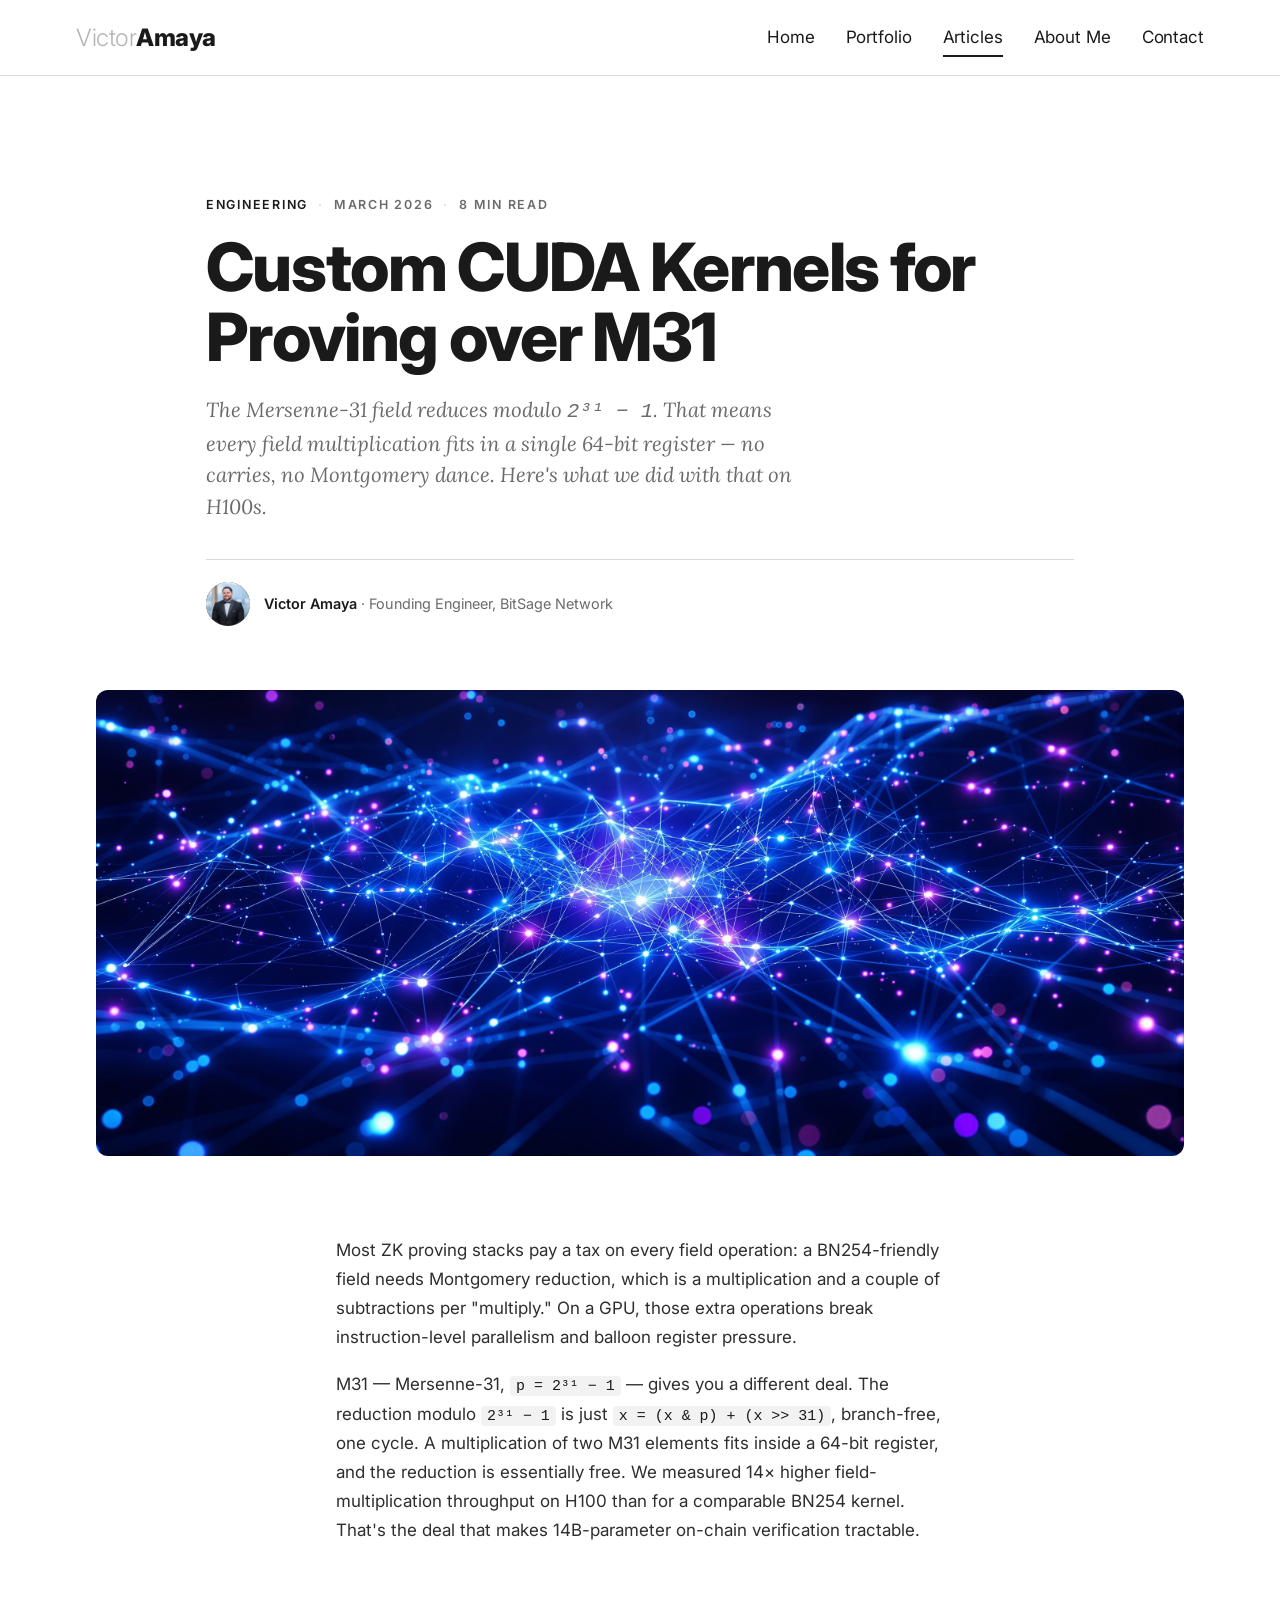
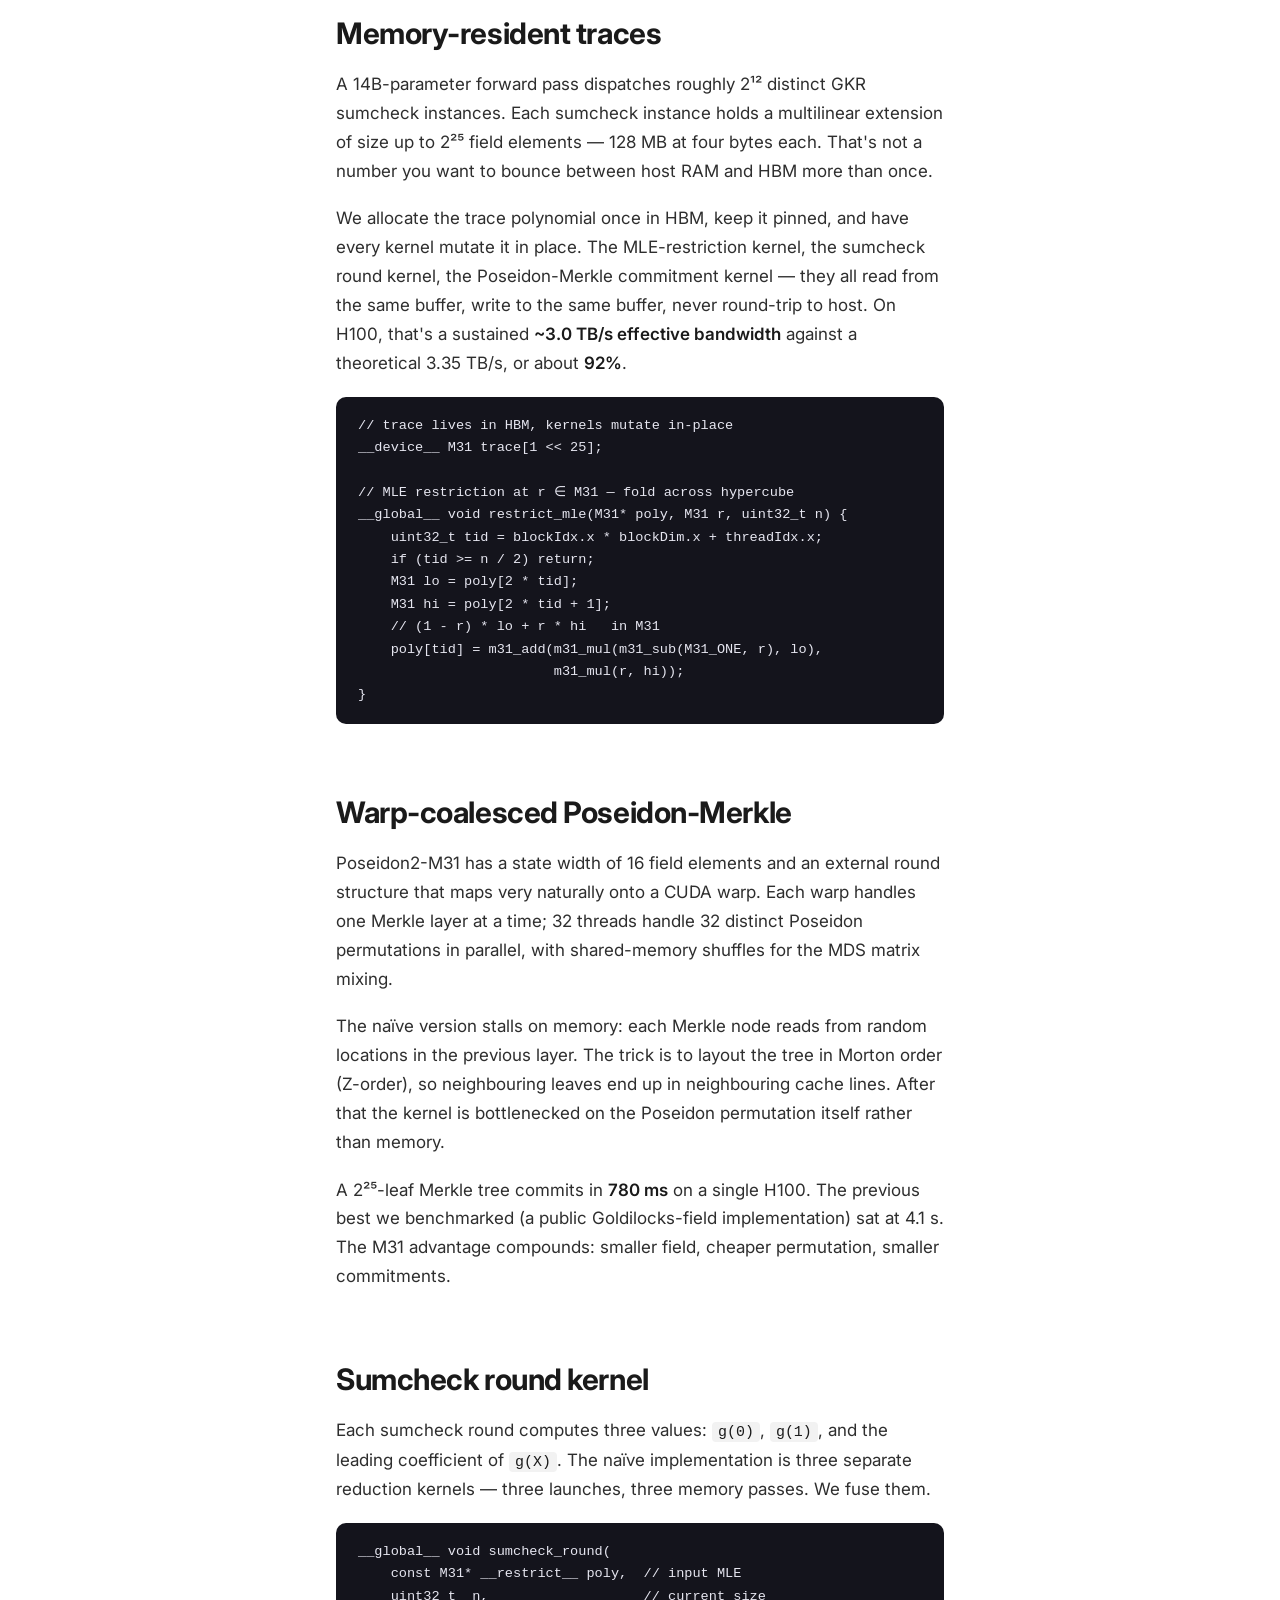
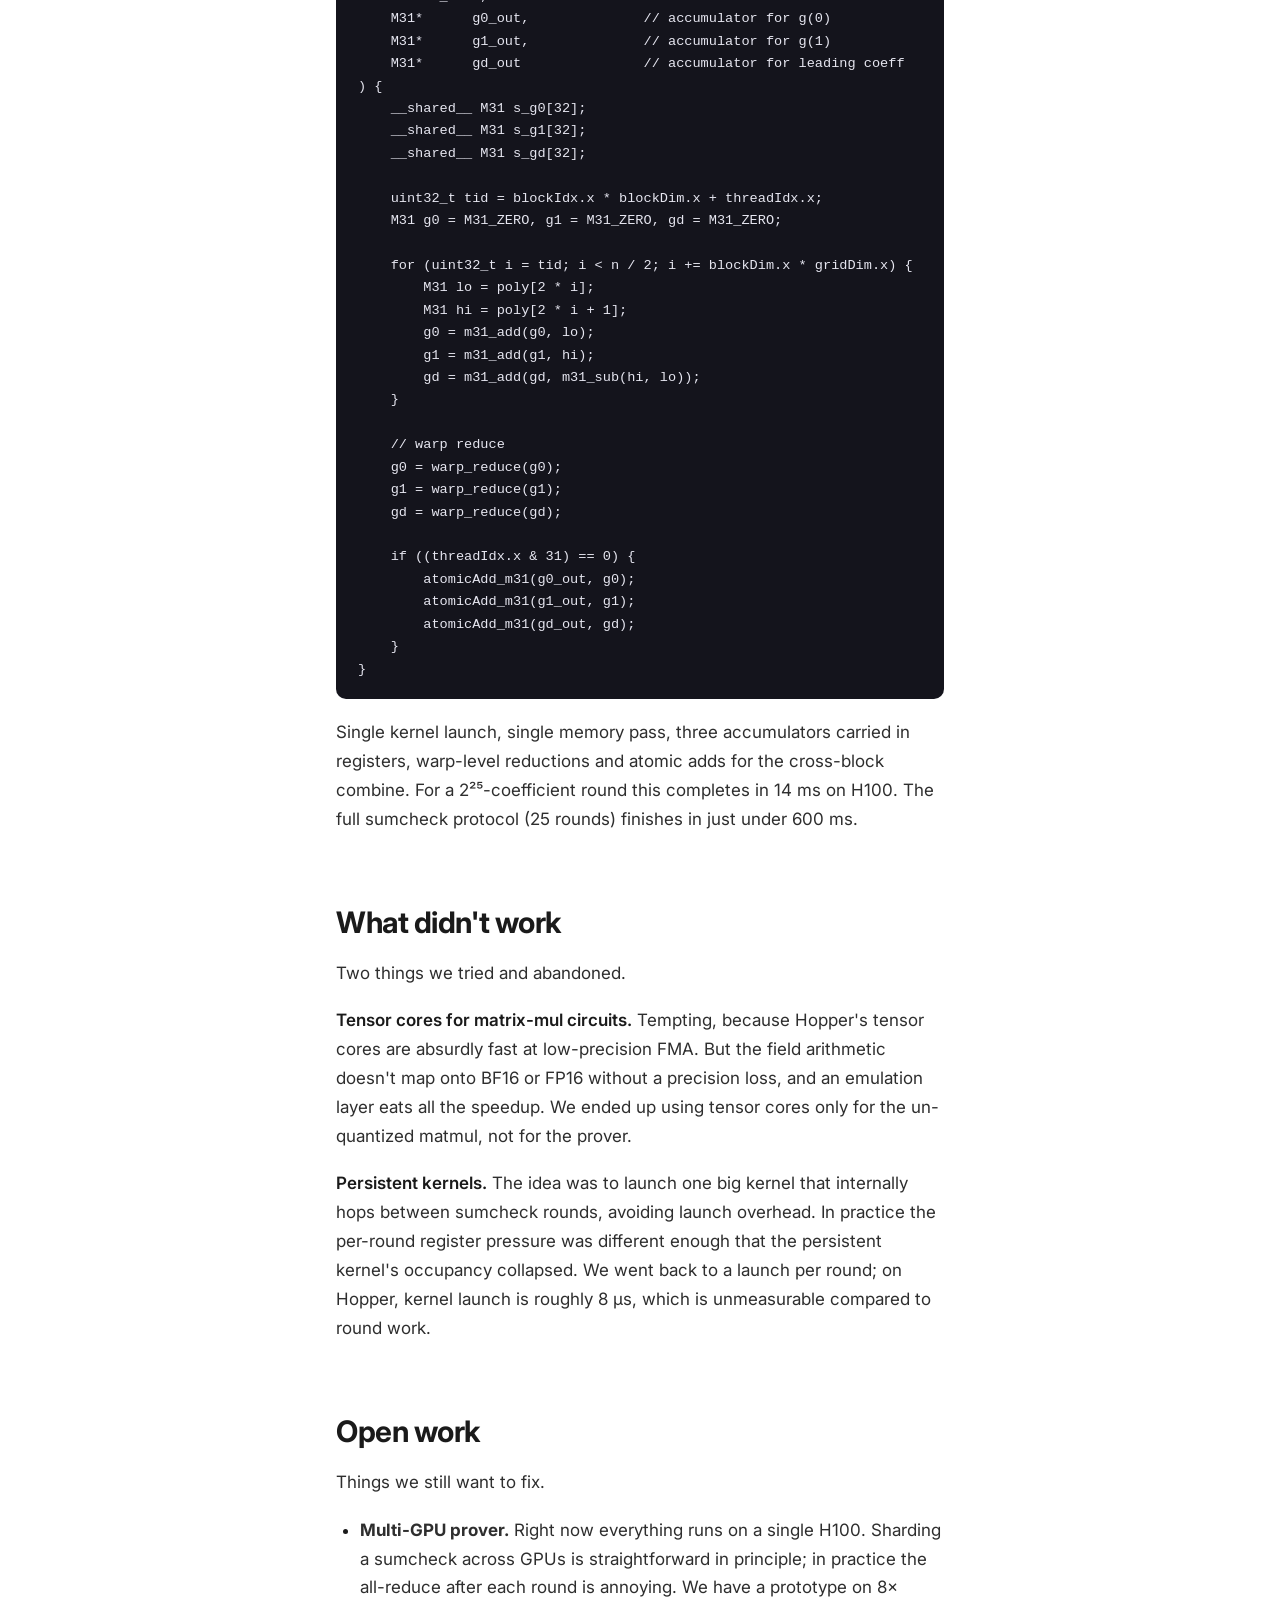
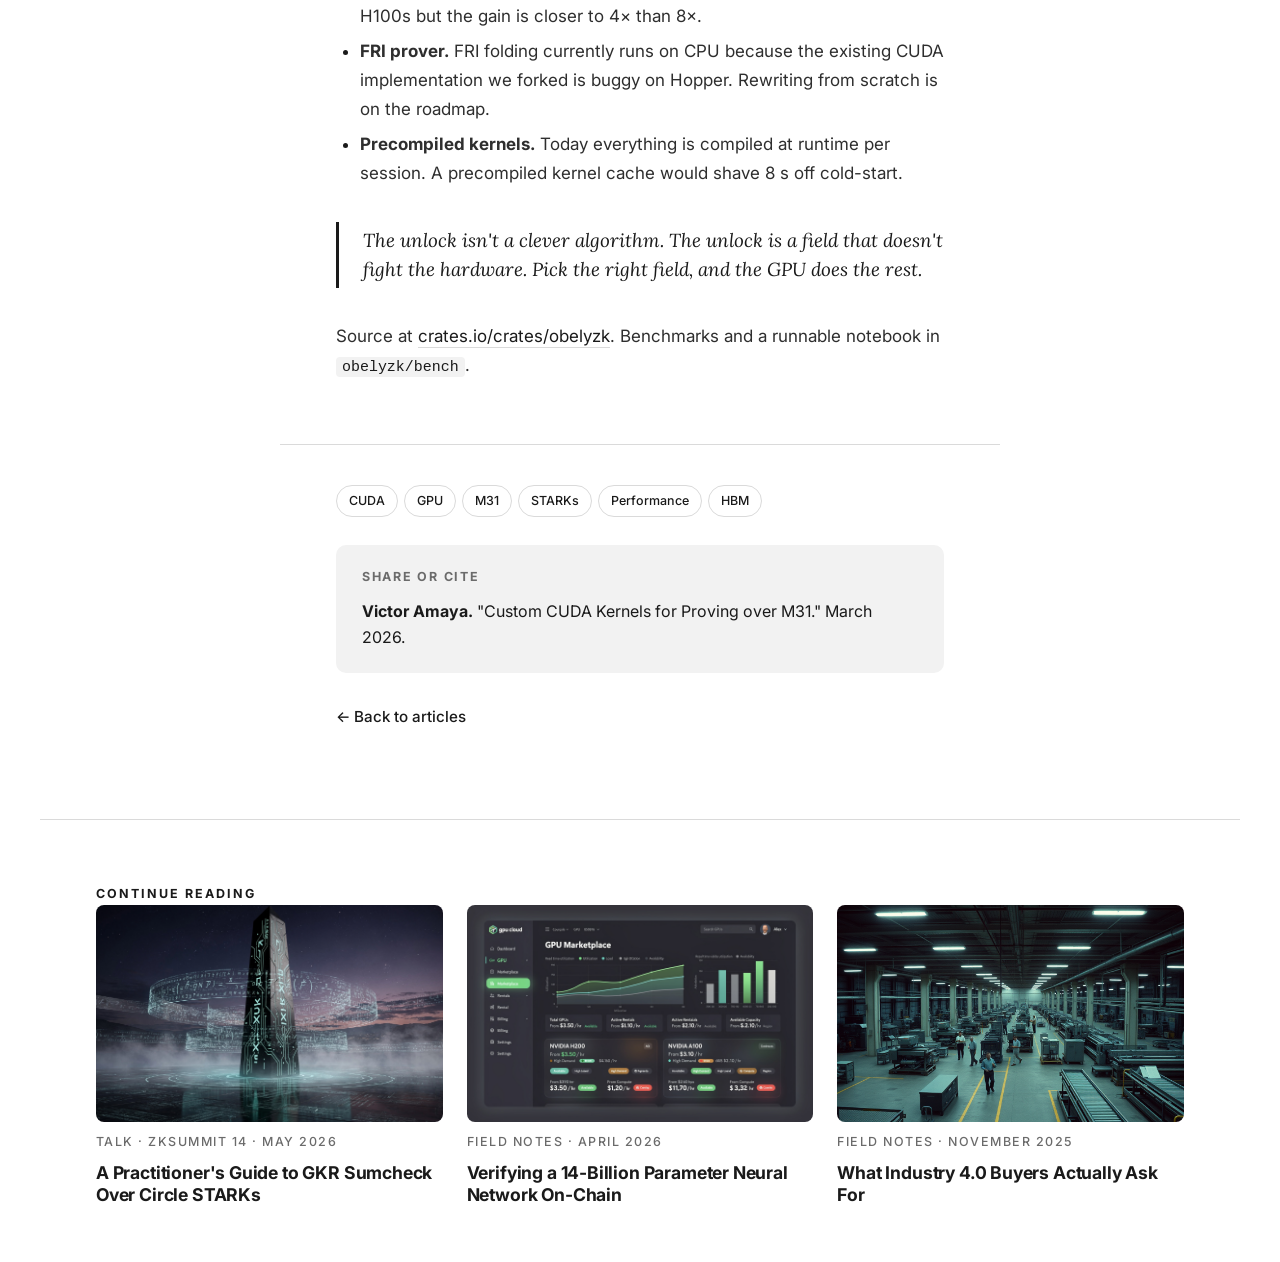
<file: articles/cuda-kernels-m31.html>
<!doctype html>
<html lang="en">
<head>
<meta charset="utf-8" />
<meta name="viewport" content="width=device-width, initial-scale=1" />
<title>Custom CUDA Kernels for Proving over M31 — Victor Amaya</title>
<meta name="description" content="Engineering notes on the CUDA work behind Obelyzk: memory-resident traces, warp-coalesced Poseidon Merkle, and a sumcheck round kernel at 92% HBM bandwidth." />
<link rel="preconnect" href="https://fonts.googleapis.com" />
<link rel="preconnect" href="https://fonts.gstatic.com" crossorigin />
<link href="https://fonts.googleapis.com/css2?family=Inter:wght@300;400;500;600;700;800&family=Lora:ital,wght@0,400;0,500;1,400;1,500&display=swap" rel="stylesheet" />
<link rel="stylesheet" href="../style.css" />
<link rel="stylesheet" href="article.css" />
</head>
<body class="article-page">

<header class="nav">
  <div class="nav-shell">
    <a class="logo" href="../index.html#home">
      <span class="logo-light">Victor</span><span class="logo-bold">Amaya</span>
    </a>
    <nav class="nav-links">
      <a href="../index.html#home">Home</a>
      <a href="../index.html#portfolio">Portfolio</a>
      <a href="../index.html#articles" class="is-active">Articles</a>
      <a href="../index.html#about">About Me</a>
      <a href="../index.html#contact">Contact</a>
    </nav>
  </div>
</header>

<section class="art-hero">
  <span class="art-kicker">
    <span class="cat">Engineering</span>
    <span class="dot">·</span>
    <span>March 2026</span>
    <span class="dot">·</span>
    <span>8 min read</span>
  </span>
  <h1 class="art-title">Custom CUDA Kernels for Proving over M31</h1>
  <p class="art-deck">
    The Mersenne-31 field reduces modulo <code>2³¹ − 1</code>. That means
    every field multiplication fits in a single 64-bit register — no carries,
    no Montgomery dance. Here's what we did with that on H100s.
  </p>
  <div class="art-byline">
    <div class="art-byline-avatar"><img src="../assets/profile.png" alt="Victor Amaya" /></div>
    <div><strong>Victor Amaya</strong> · Founding Engineer, BitSage Network</div>
  </div>
</section>

<div class="art-cover">
  <div class="art-cover-frame">
    <img src="../assets/articles/cuda-kernels.jpg" alt="CUDA kernel architecture" />
  </div>
</div>

<article class="art-body">

  <p>
    Most ZK proving stacks pay a tax on every field operation: a
    BN254-friendly field needs Montgomery reduction, which is a multiplication
    and a couple of subtractions per "multiply." On a GPU, those extra
    operations break instruction-level parallelism and balloon register
    pressure.
  </p>

  <p>
    M31 — Mersenne-31, <code>p = 2³¹ − 1</code> — gives you a different deal.
    The reduction modulo <code>2³¹ − 1</code> is just <code>x = (x & p) + (x >> 31)</code>,
    branch-free, one cycle. A multiplication of two M31 elements fits inside a
    64-bit register, and the reduction is essentially free. We measured 14×
    higher field-multiplication throughput on H100 than for a comparable
    BN254 kernel. That's the deal that makes 14B-parameter on-chain
    verification tractable.
  </p>

  <h2>Memory-resident traces</h2>

  <p>
    A 14B-parameter forward pass dispatches roughly 2¹² distinct GKR sumcheck
    instances. Each sumcheck instance holds a multilinear extension of size up
    to 2²⁵ field elements — 128 MB at four bytes each. That's not a number
    you want to bounce between host RAM and HBM more than once.
  </p>

  <p>
    We allocate the trace polynomial once in HBM, keep it pinned, and have
    every kernel mutate it in place. The MLE-restriction kernel, the sumcheck
    round kernel, the Poseidon-Merkle commitment kernel — they all read from
    the same buffer, write to the same buffer, never round-trip to host. On
    H100, that's a sustained <strong>~3.0 TB/s effective bandwidth</strong>
    against a theoretical 3.35 TB/s, or about <strong>92%</strong>.
  </p>

  <pre><code>// trace lives in HBM, kernels mutate in-place
__device__ M31 trace[1 &lt;&lt; 25];

// MLE restriction at r ∈ M31 — fold across hypercube
__global__ void restrict_mle(M31* poly, M31 r, uint32_t n) {
    uint32_t tid = blockIdx.x * blockDim.x + threadIdx.x;
    if (tid &gt;= n / 2) return;
    M31 lo = poly[2 * tid];
    M31 hi = poly[2 * tid + 1];
    // (1 - r) * lo + r * hi   in M31
    poly[tid] = m31_add(m31_mul(m31_sub(M31_ONE, r), lo),
                        m31_mul(r, hi));
}</code></pre>

  <h2>Warp-coalesced Poseidon-Merkle</h2>

  <p>
    Poseidon2-M31 has a state width of 16 field elements and an external
    round structure that maps very naturally onto a CUDA warp. Each warp
    handles one Merkle layer at a time; 32 threads handle 32 distinct
    Poseidon permutations in parallel, with shared-memory shuffles for the
    MDS matrix mixing.
  </p>

  <p>
    The naïve version stalls on memory: each Merkle node reads from random
    locations in the previous layer. The trick is to layout the tree in
    Morton order (Z-order), so neighbouring leaves end up in neighbouring
    cache lines. After that the kernel is bottlenecked on the Poseidon
    permutation itself rather than memory.
  </p>

  <p>
    A 2²⁵-leaf Merkle tree commits in <strong>780 ms</strong> on a single
    H100. The previous best we benchmarked (a public Goldilocks-field
    implementation) sat at 4.1 s. The M31 advantage compounds: smaller field,
    cheaper permutation, smaller commitments.
  </p>

  <h2>Sumcheck round kernel</h2>

  <p>
    Each sumcheck round computes three values: <code>g(0)</code>,
    <code>g(1)</code>, and the leading coefficient of <code>g(X)</code>. The
    naïve implementation is three separate reduction kernels — three launches,
    three memory passes. We fuse them.
  </p>

  <pre><code>__global__ void sumcheck_round(
    const M31* __restrict__ poly,  // input MLE
    uint32_t  n,                   // current size
    M31*      g0_out,              // accumulator for g(0)
    M31*      g1_out,              // accumulator for g(1)
    M31*      gd_out               // accumulator for leading coeff
) {
    __shared__ M31 s_g0[32];
    __shared__ M31 s_g1[32];
    __shared__ M31 s_gd[32];

    uint32_t tid = blockIdx.x * blockDim.x + threadIdx.x;
    M31 g0 = M31_ZERO, g1 = M31_ZERO, gd = M31_ZERO;

    for (uint32_t i = tid; i &lt; n / 2; i += blockDim.x * gridDim.x) {
        M31 lo = poly[2 * i];
        M31 hi = poly[2 * i + 1];
        g0 = m31_add(g0, lo);
        g1 = m31_add(g1, hi);
        gd = m31_add(gd, m31_sub(hi, lo));
    }

    // warp reduce
    g0 = warp_reduce(g0);
    g1 = warp_reduce(g1);
    gd = warp_reduce(gd);

    if ((threadIdx.x &amp; 31) == 0) {
        atomicAdd_m31(g0_out, g0);
        atomicAdd_m31(g1_out, g1);
        atomicAdd_m31(gd_out, gd);
    }
}</code></pre>

  <p>
    Single kernel launch, single memory pass, three accumulators carried in
    registers, warp-level reductions and atomic adds for the cross-block
    combine. For a 2²⁵-coefficient round this completes in 14 ms on H100.
    The full sumcheck protocol (25 rounds) finishes in just under 600 ms.
  </p>

  <h2>What didn't work</h2>

  <p>
    Two things we tried and abandoned.
  </p>

  <p>
    <strong>Tensor cores for matrix-mul circuits.</strong> Tempting, because
    Hopper's tensor cores are absurdly fast at low-precision FMA. But the
    field arithmetic doesn't map onto BF16 or FP16 without a precision loss,
    and an emulation layer eats all the speedup. We ended up using tensor
    cores only for the un-quantized matmul, not for the prover.
  </p>

  <p>
    <strong>Persistent kernels.</strong> The idea was to launch one big kernel
    that internally hops between sumcheck rounds, avoiding launch overhead.
    In practice the per-round register pressure was different enough that the
    persistent kernel's occupancy collapsed. We went back to a launch per
    round; on Hopper, kernel launch is roughly 8 μs, which is unmeasurable
    compared to round work.
  </p>

  <h2>Open work</h2>

  <p>
    Things we still want to fix.
  </p>

  <ul>
    <li><strong>Multi-GPU prover.</strong> Right now everything runs on a single H100. Sharding a sumcheck across GPUs is straightforward in principle; in practice the all-reduce after each round is annoying. We have a prototype on 8× H100s but the gain is closer to 4× than 8×.</li>
    <li><strong>FRI prover.</strong> FRI folding currently runs on CPU because the existing CUDA implementation we forked is buggy on Hopper. Rewriting from scratch is on the roadmap.</li>
    <li><strong>Precompiled kernels.</strong> Today everything is compiled at runtime per session. A precompiled kernel cache would shave 8 s off cold-start.</li>
  </ul>

  <blockquote>
    The unlock isn't a clever algorithm. The unlock is a field that doesn't
    fight the hardware. Pick the right field, and the GPU does the rest.
  </blockquote>

  <p>
    Source at <a href="https://crates.io/crates/obelyzk">crates.io/crates/obelyzk</a>.
    Benchmarks and a runnable notebook in <code>obelyzk/bench</code>.
  </p>

</article>

<div class="art-footer">
  <ul class="art-tags">
    <li>CUDA</li><li>GPU</li><li>M31</li><li>STARKs</li><li>Performance</li><li>HBM</li>
  </ul>
  <div class="art-share">
    <span class="art-share-label">Share or cite</span>
    <span><strong>Victor Amaya.</strong> "Custom CUDA Kernels for Proving over M31." March 2026.</span>
  </div>
  <a class="art-prev" href="../index.html#articles">← Back to articles</a>
</div>

<section class="art-related">
  <span class="art-related-label">Continue reading</span>
  <div class="art-related-grid">
    <a class="art-related-card" href="gkr-sumcheck-practitioner-guide.html">
      <div class="thumb"><img src="../assets/articles/zksummit-rome.jpg" alt="" /></div>
      <span class="meta">Talk · zkSummit 14 · May 2026</span>
      <h4>A Practitioner's Guide to GKR Sumcheck Over Circle STARKs</h4>
    </a>
    <a class="art-related-card" href="verifying-14b-on-chain.html">
      <div class="thumb"><img src="../assets/articles/kraken-stwo.jpg" alt="" /></div>
      <span class="meta">Field notes · April 2026</span>
      <h4>Verifying a 14-Billion Parameter Neural Network On-Chain</h4>
    </a>
    <a class="art-related-card" href="industry-40-buyers.html">
      <div class="thumb"><img src="../assets/articles/stuttgart.jpg" alt="" /></div>
      <span class="meta">Field notes · November 2025</span>
      <h4>What Industry 4.0 Buyers Actually Ask For</h4>
    </a>
  </div>
</section>

</body>
</html>
</file>
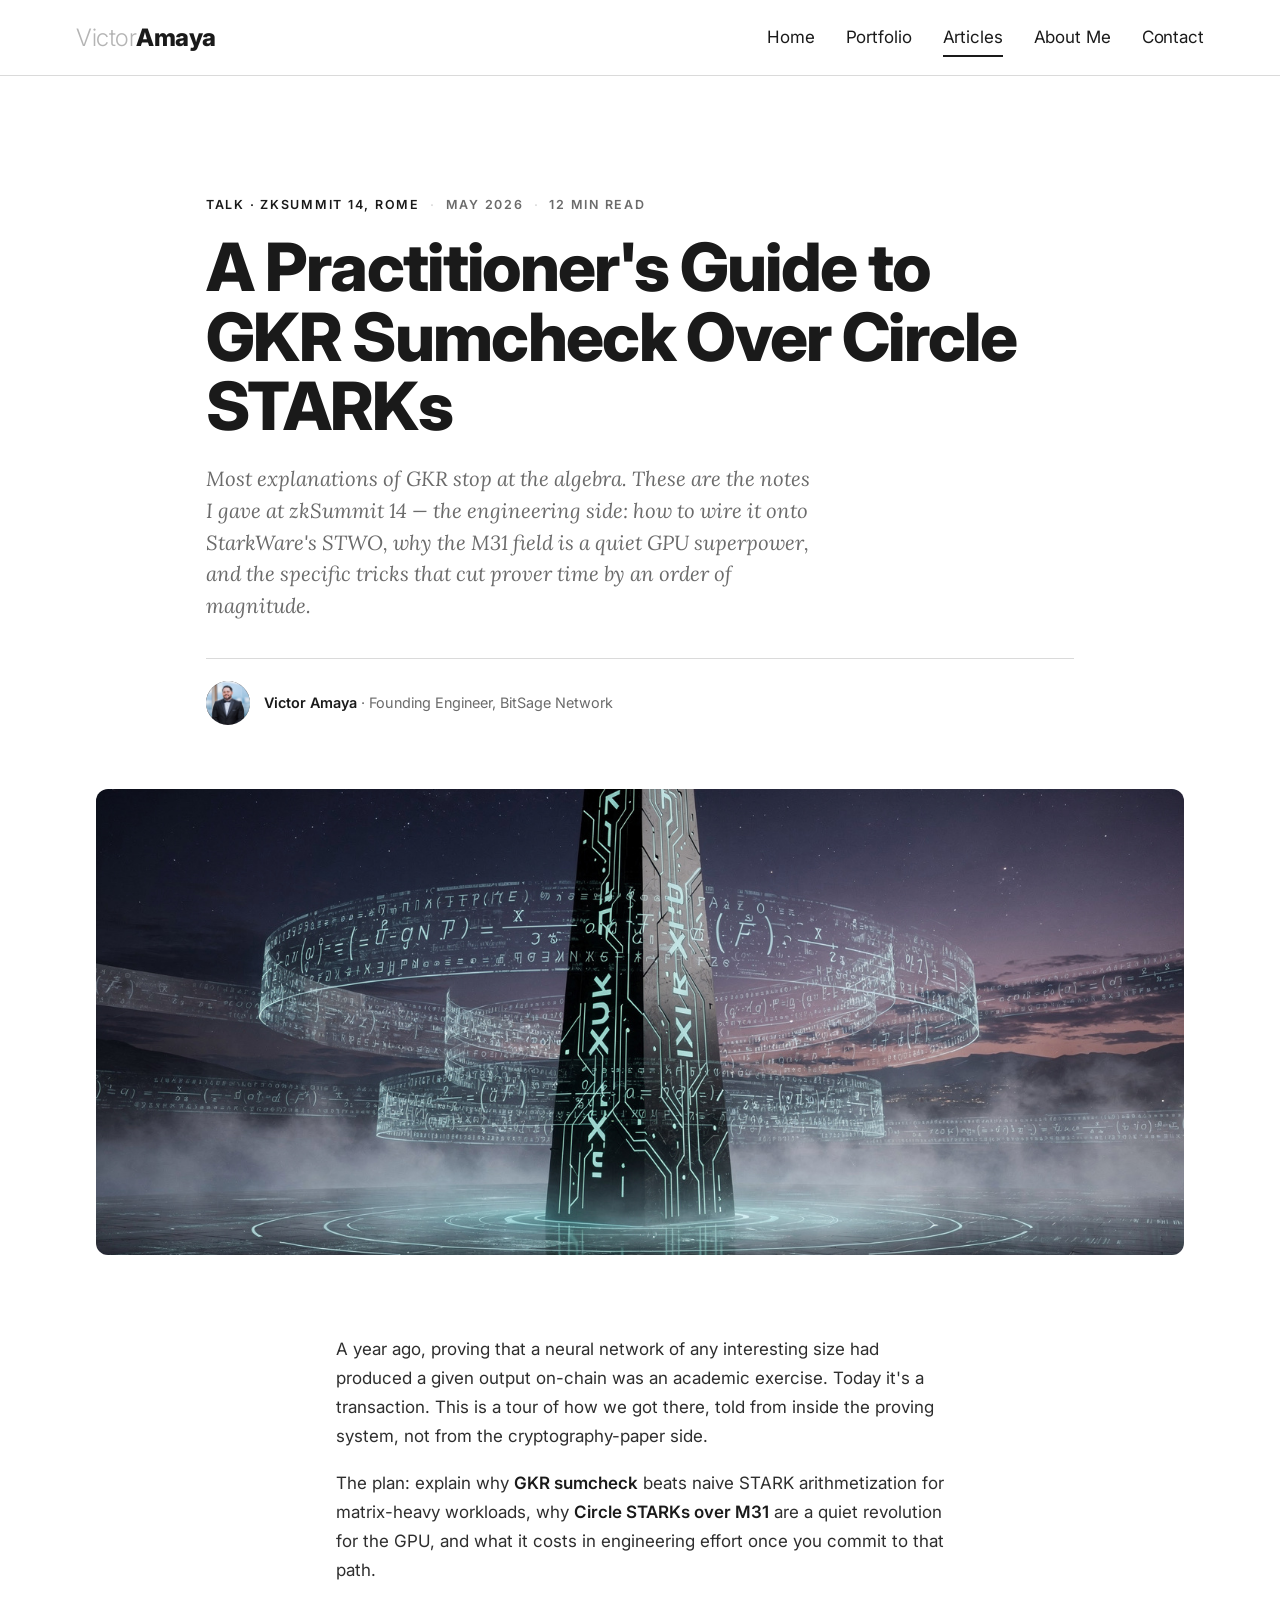
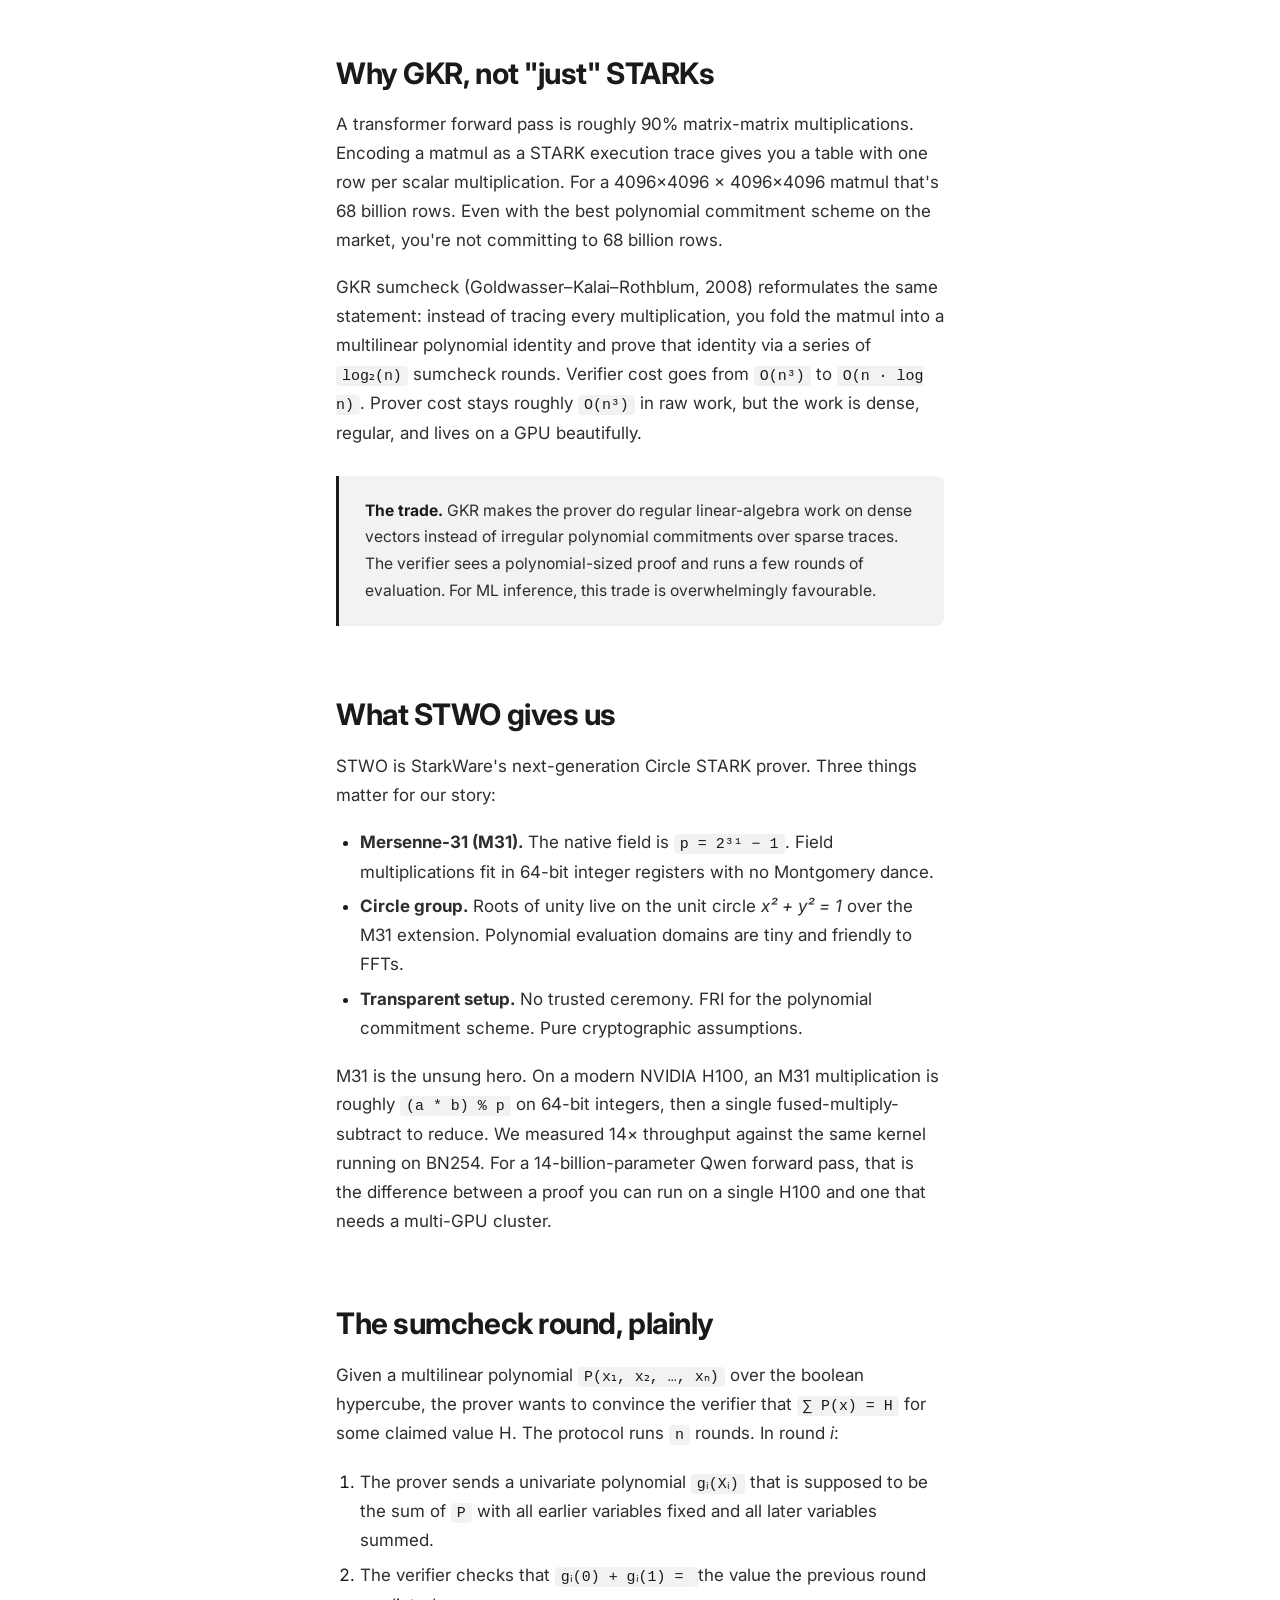
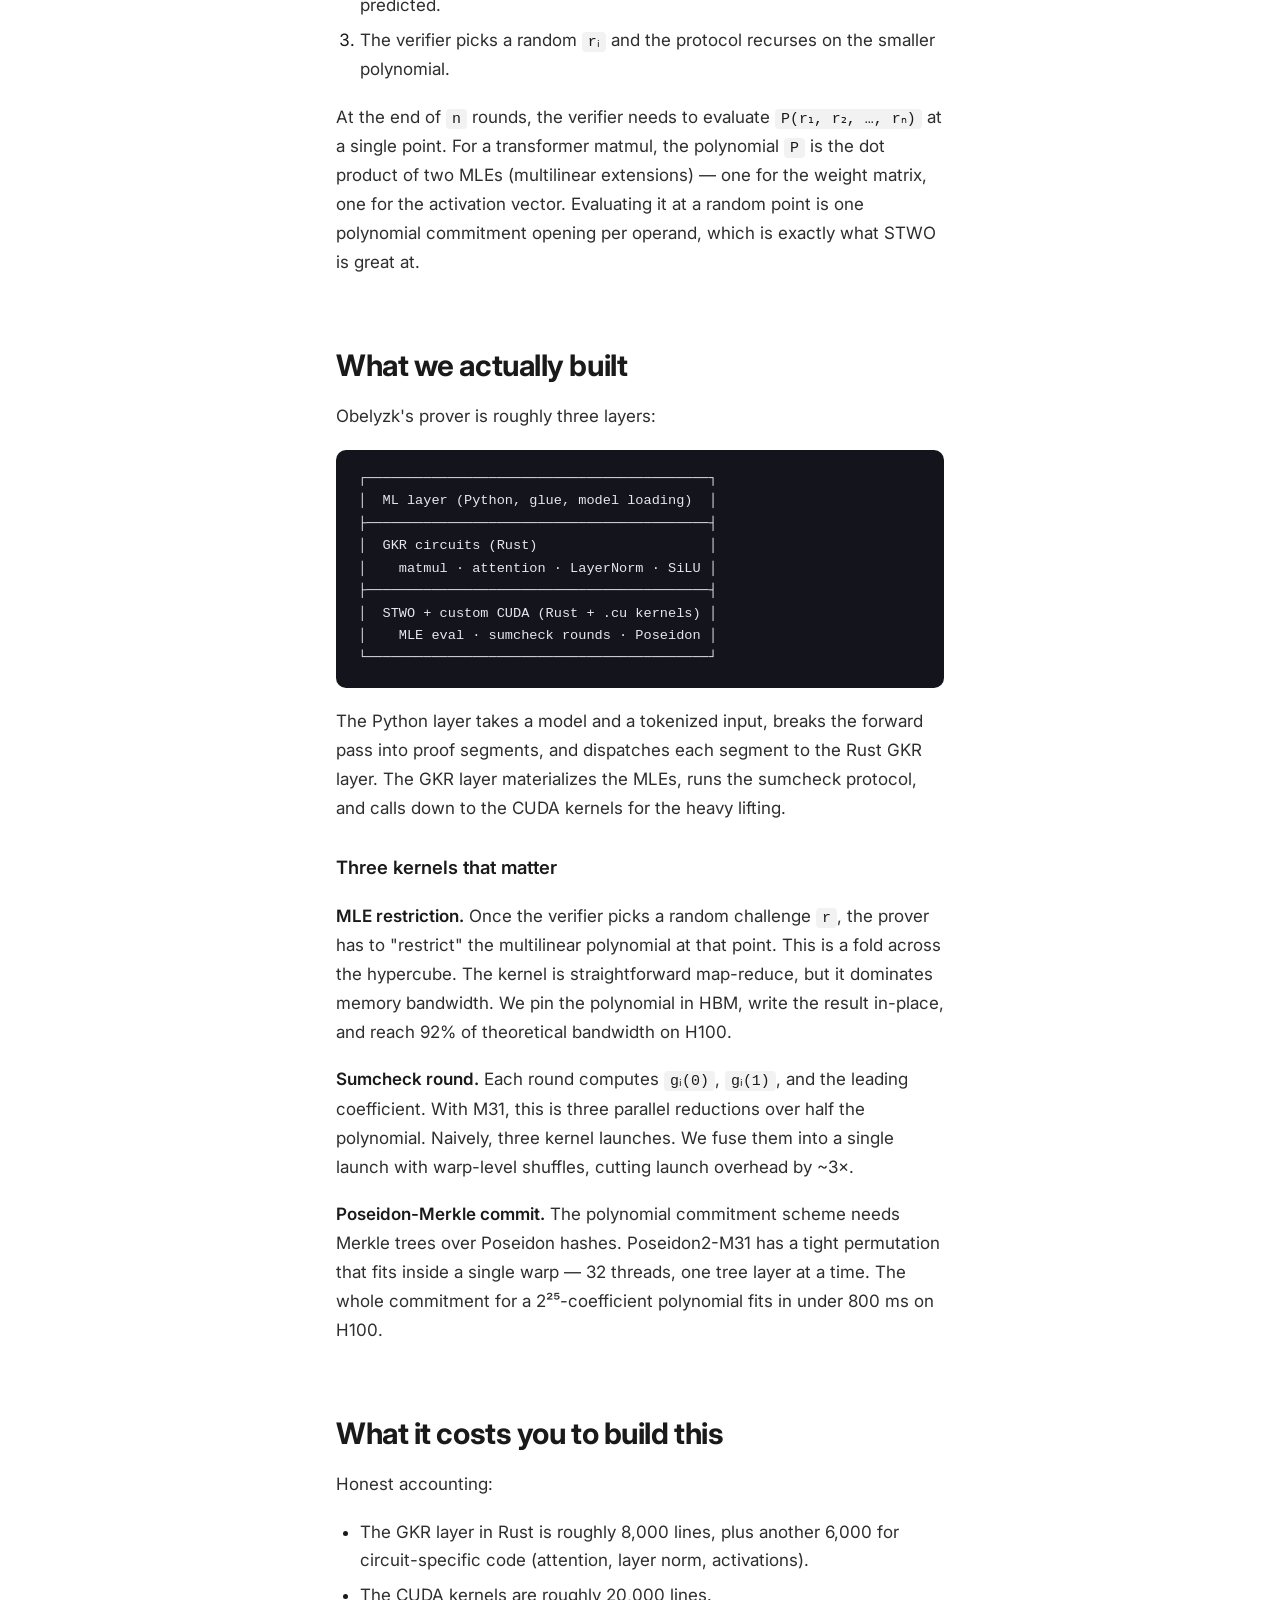
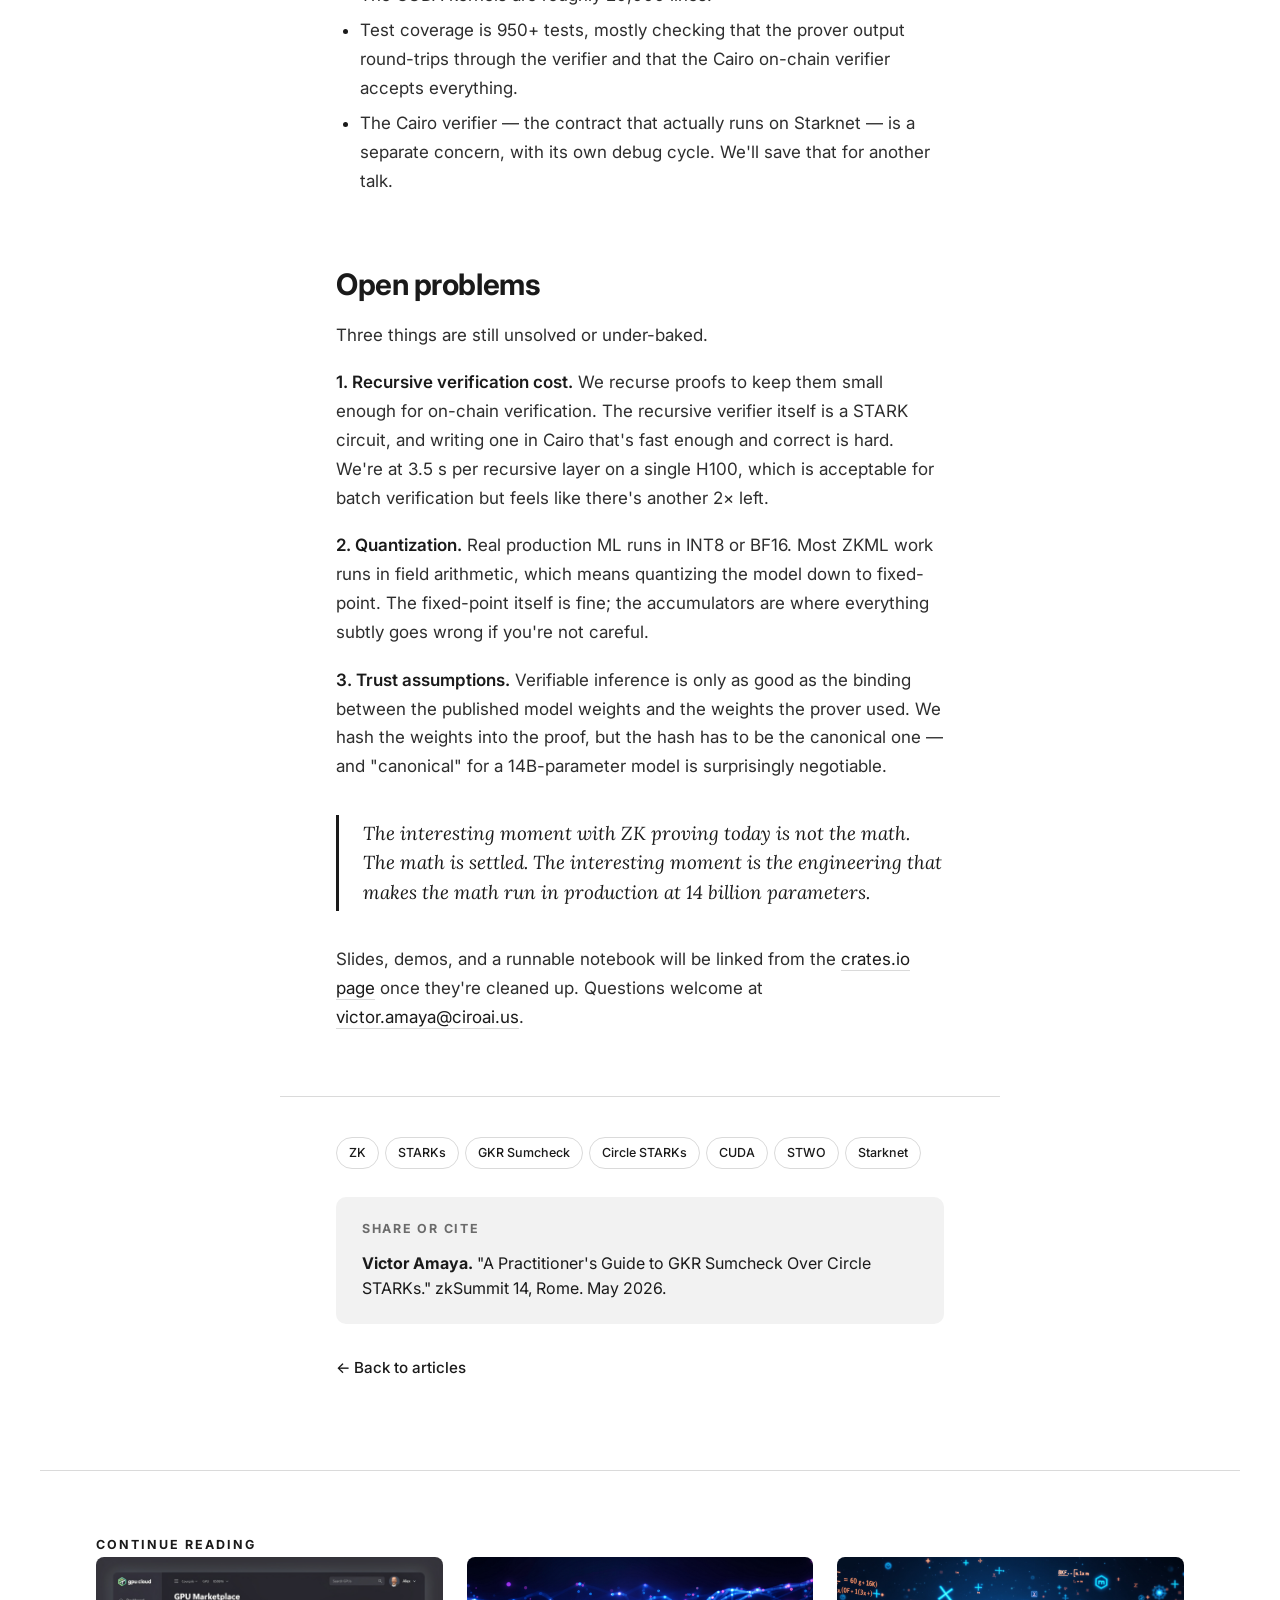
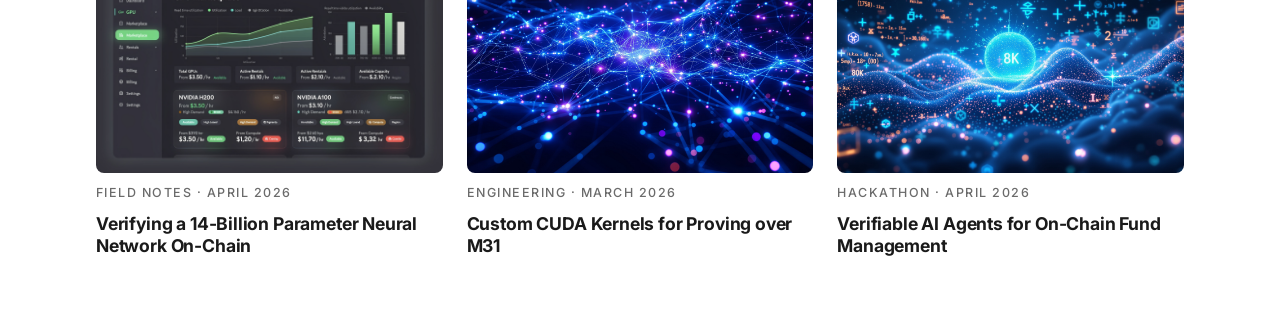
<file: articles/gkr-sumcheck-practitioner-guide.html>
<!doctype html>
<html lang="en">
<head>
<meta charset="utf-8" />
<meta name="viewport" content="width=device-width, initial-scale=1" />
<title>A Practitioner's Guide to GKR Sumcheck Over Circle STARKs — Victor Amaya</title>
<meta name="description" content="Notes from zkSummit 14: the engineering side of building a GKR sumcheck prover on top of StarkWare's STWO." />
<link rel="preconnect" href="https://fonts.googleapis.com" />
<link rel="preconnect" href="https://fonts.gstatic.com" crossorigin />
<link href="https://fonts.googleapis.com/css2?family=Inter:wght@300;400;500;600;700;800&family=Lora:ital,wght@0,400;0,500;1,400;1,500&display=swap" rel="stylesheet" />
<link rel="stylesheet" href="../style.css" />
<link rel="stylesheet" href="article.css" />
</head>
<body class="article-page">

<header class="nav">
  <div class="nav-shell">
    <a class="logo" href="../index.html#home" aria-label="Victor Amaya">
      <span class="logo-light">Victor</span><span class="logo-bold">Amaya</span>
    </a>
    <nav class="nav-links" aria-label="Primary">
      <a href="../index.html#home">Home</a>
      <a href="../index.html#portfolio">Portfolio</a>
      <a href="../index.html#articles" class="is-active">Articles</a>
      <a href="../index.html#about">About Me</a>
      <a href="../index.html#contact">Contact</a>
    </nav>
  </div>
</header>

<section class="art-hero">
  <span class="art-kicker">
    <span class="cat">Talk · zkSummit 14, Rome</span>
    <span class="dot">·</span>
    <span>May 2026</span>
    <span class="dot">·</span>
    <span>12 min read</span>
  </span>
  <h1 class="art-title">A Practitioner's Guide to GKR Sumcheck Over Circle STARKs</h1>
  <p class="art-deck">
    Most explanations of GKR stop at the algebra. These are the notes I gave at
    zkSummit 14 — the engineering side: how to wire it onto StarkWare's STWO,
    why the M31 field is a quiet GPU superpower, and the specific tricks that
    cut prover time by an order of magnitude.
  </p>
  <div class="art-byline">
    <div class="art-byline-avatar"><img src="../assets/profile.png" alt="Victor Amaya" /></div>
    <div>
      <strong>Victor Amaya</strong> · Founding Engineer, BitSage Network
    </div>
  </div>
</section>

<div class="art-cover">
  <div class="art-cover-frame">
    <img src="../assets/articles/zksummit-rome.jpg" alt="zkSummit 14 Rome cover" />
  </div>
</div>

<article class="art-body">

  <p>
    A year ago, proving that a neural network of any interesting size had
    produced a given output on-chain was an academic exercise. Today it's a
    transaction. This is a tour of how we got there, told from inside the
    proving system, not from the cryptography-paper side.
  </p>

  <p>
    The plan: explain why <strong>GKR sumcheck</strong> beats naive STARK
    arithmetization for matrix-heavy workloads, why <strong>Circle STARKs over
    M31</strong> are a quiet revolution for the GPU, and what it costs in
    engineering effort once you commit to that path.
  </p>

  <h2>Why GKR, not "just" STARKs</h2>

  <p>
    A transformer forward pass is roughly 90% matrix-matrix multiplications.
    Encoding a matmul as a STARK execution trace gives you a table with one row
    per scalar multiplication. For a 4096×4096 × 4096×4096 matmul that's 68
    billion rows. Even with the best polynomial commitment scheme on the
    market, you're not committing to 68 billion rows.
  </p>
  <p>
    GKR sumcheck (Goldwasser–Kalai–Rothblum, 2008) reformulates the same
    statement: instead of tracing every multiplication, you fold the matmul
    into a multilinear polynomial identity and prove that identity via a series
    of <code>log₂(n)</code> sumcheck rounds. Verifier cost goes from
    <code>O(n³)</code> to <code>O(n · log n)</code>. Prover cost stays roughly
    <code>O(n³)</code> in raw work, but the work is dense, regular, and lives
    on a GPU beautifully.
  </p>

  <div class="art-callout">
    <strong>The trade.</strong> GKR makes the prover do regular linear-algebra
    work on dense vectors instead of irregular polynomial commitments over
    sparse traces. The verifier sees a polynomial-sized proof and runs a few
    rounds of evaluation. For ML inference, this trade is overwhelmingly
    favourable.
  </div>

  <h2>What STWO gives us</h2>

  <p>
    STWO is StarkWare's next-generation Circle STARK prover. Three things
    matter for our story:
  </p>

  <ul>
    <li><strong>Mersenne-31 (M31).</strong> The native field is <code>p = 2³¹ − 1</code>. Field multiplications fit in 64-bit integer registers with no Montgomery dance.</li>
    <li><strong>Circle group.</strong> Roots of unity live on the unit circle <em>x² + y² = 1</em> over the M31 extension. Polynomial evaluation domains are tiny and friendly to FFTs.</li>
    <li><strong>Transparent setup.</strong> No trusted ceremony. FRI for the polynomial commitment scheme. Pure cryptographic assumptions.</li>
  </ul>

  <p>
    M31 is the unsung hero. On a modern NVIDIA H100, an M31 multiplication is
    roughly <code>(a * b) % p</code> on 64-bit integers, then a single
    fused-multiply-subtract to reduce. We measured 14× throughput against the
    same kernel running on BN254. For a 14-billion-parameter Qwen forward pass,
    that is the difference between a proof you can run on a single H100 and
    one that needs a multi-GPU cluster.
  </p>

  <h2>The sumcheck round, plainly</h2>

  <p>
    Given a multilinear polynomial <code>P(x₁, x₂, …, xₙ)</code> over the
    boolean hypercube, the prover wants to convince the verifier that
    <code>∑ P(x) = H</code> for some claimed value H. The protocol runs
    <code>n</code> rounds. In round <em>i</em>:
  </p>

  <ol>
    <li>The prover sends a univariate polynomial <code>gᵢ(Xᵢ)</code> that is supposed to be the sum of <code>P</code> with all earlier variables fixed and all later variables summed.</li>
    <li>The verifier checks that <code>gᵢ(0) + gᵢ(1) = </code> the value the previous round predicted.</li>
    <li>The verifier picks a random <code>rᵢ</code> and the protocol recurses on the smaller polynomial.</li>
  </ol>

  <p>
    At the end of <code>n</code> rounds, the verifier needs to evaluate
    <code>P(r₁, r₂, …, rₙ)</code> at a single point. For a transformer matmul,
    the polynomial <code>P</code> is the dot product of two MLEs (multilinear
    extensions) — one for the weight matrix, one for the activation vector.
    Evaluating it at a random point is one polynomial commitment opening per
    operand, which is exactly what STWO is great at.
  </p>

  <h2>What we actually built</h2>

  <p>
    Obelyzk's prover is roughly three layers:
  </p>

  <pre><code>┌──────────────────────────────────────────┐
│  ML layer (Python, glue, model loading)  │
├──────────────────────────────────────────┤
│  GKR circuits (Rust)                     │
│    matmul · attention · LayerNorm · SiLU │
├──────────────────────────────────────────┤
│  STWO + custom CUDA (Rust + .cu kernels) │
│    MLE eval · sumcheck rounds · Poseidon │
└──────────────────────────────────────────┘</code></pre>

  <p>
    The Python layer takes a model and a tokenized input, breaks the forward
    pass into proof segments, and dispatches each segment to the Rust GKR
    layer. The GKR layer materializes the MLEs, runs the sumcheck protocol,
    and calls down to the CUDA kernels for the heavy lifting.
  </p>

  <h3>Three kernels that matter</h3>

  <p>
    <strong>MLE restriction.</strong> Once the verifier picks a random
    challenge <code>r</code>, the prover has to "restrict" the multilinear
    polynomial at that point. This is a fold across the hypercube. The kernel
    is straightforward map-reduce, but it dominates memory bandwidth. We pin
    the polynomial in HBM, write the result in-place, and reach 92% of
    theoretical bandwidth on H100.
  </p>

  <p>
    <strong>Sumcheck round.</strong> Each round computes <code>gᵢ(0)</code>,
    <code>gᵢ(1)</code>, and the leading coefficient. With M31, this is three
    parallel reductions over half the polynomial. Naively, three kernel
    launches. We fuse them into a single launch with warp-level shuffles,
    cutting launch overhead by ~3×.
  </p>

  <p>
    <strong>Poseidon-Merkle commit.</strong> The polynomial commitment scheme
    needs Merkle trees over Poseidon hashes. Poseidon2-M31 has a tight
    permutation that fits inside a single warp — 32 threads, one tree
    layer at a time. The whole commitment for a 2²⁵-coefficient polynomial
    fits in under 800 ms on H100.
  </p>

  <h2>What it costs you to build this</h2>

  <p>
    Honest accounting:
  </p>

  <ul>
    <li>The GKR layer in Rust is roughly 8,000 lines, plus another 6,000 for circuit-specific code (attention, layer norm, activations).</li>
    <li>The CUDA kernels are roughly 20,000 lines.</li>
    <li>Test coverage is 950+ tests, mostly checking that the prover output round-trips through the verifier and that the Cairo on-chain verifier accepts everything.</li>
    <li>The Cairo verifier — the contract that actually runs on Starknet — is a separate concern, with its own debug cycle. We'll save that for another talk.</li>
  </ul>

  <h2>Open problems</h2>

  <p>
    Three things are still unsolved or under-baked.
  </p>

  <p>
    <strong>1. Recursive verification cost.</strong> We recurse proofs to keep
    them small enough for on-chain verification. The recursive verifier itself
    is a STARK circuit, and writing one in Cairo that's fast enough and
    correct is hard. We're at 3.5 s per recursive layer on a single H100,
    which is acceptable for batch verification but feels like there's another
    2× left.
  </p>

  <p>
    <strong>2. Quantization.</strong> Real production ML runs in INT8 or
    BF16. Most ZKML work runs in field arithmetic, which means quantizing the
    model down to fixed-point. The fixed-point itself is fine; the
    accumulators are where everything subtly goes wrong if you're not
    careful.
  </p>

  <p>
    <strong>3. Trust assumptions.</strong> Verifiable inference is only as
    good as the binding between the published model weights and the weights
    the prover used. We hash the weights into the proof, but the hash has to
    be the canonical one — and "canonical" for a 14B-parameter model is
    surprisingly negotiable.
  </p>

  <blockquote>
    The interesting moment with ZK proving today is not the math.
    The math is settled. The interesting moment is the engineering
    that makes the math run in production at 14 billion parameters.
  </blockquote>

  <p>
    Slides, demos, and a runnable notebook will be linked from the
    <a href="https://crates.io/crates/obelyzk">crates.io page</a> once they're
    cleaned up. Questions welcome at <a href="mailto:victor.amaya@ciroai.us">victor.amaya@ciroai.us</a>.
  </p>

</article>

<div class="art-footer">
  <ul class="art-tags">
    <li>ZK</li><li>STARKs</li><li>GKR Sumcheck</li><li>Circle STARKs</li><li>CUDA</li><li>STWO</li><li>Starknet</li>
  </ul>
  <div class="art-share">
    <span class="art-share-label">Share or cite</span>
    <span><strong>Victor Amaya.</strong> "A Practitioner's Guide to GKR Sumcheck Over Circle STARKs." zkSummit 14, Rome. May 2026.</span>
  </div>
  <a class="art-prev" href="../index.html#articles">← Back to articles</a>
</div>

<section class="art-related">
  <span class="art-related-label">Continue reading</span>
  <div class="art-related-grid">
    <a class="art-related-card" href="verifying-14b-on-chain.html">
      <div class="thumb"><img src="../assets/articles/kraken-stwo.jpg" alt="" /></div>
      <span class="meta">Field notes · April 2026</span>
      <h4>Verifying a 14-Billion Parameter Neural Network On-Chain</h4>
    </a>
    <a class="art-related-card" href="cuda-kernels-m31.html">
      <div class="thumb"><img src="../assets/articles/cuda-kernels.jpg" alt="" /></div>
      <span class="meta">Engineering · March 2026</span>
      <h4>Custom CUDA Kernels for Proving over M31</h4>
    </a>
    <a class="art-related-card" href="verifiable-ai-agents-cannes.html">
      <div class="thumb"><img src="../assets/articles/ethglobal-cannes.jpg" alt="" /></div>
      <span class="meta">Hackathon · April 2026</span>
      <h4>Verifiable AI Agents for On-Chain Fund Management</h4>
    </a>
  </div>
</section>

</body>
</html>
</file>
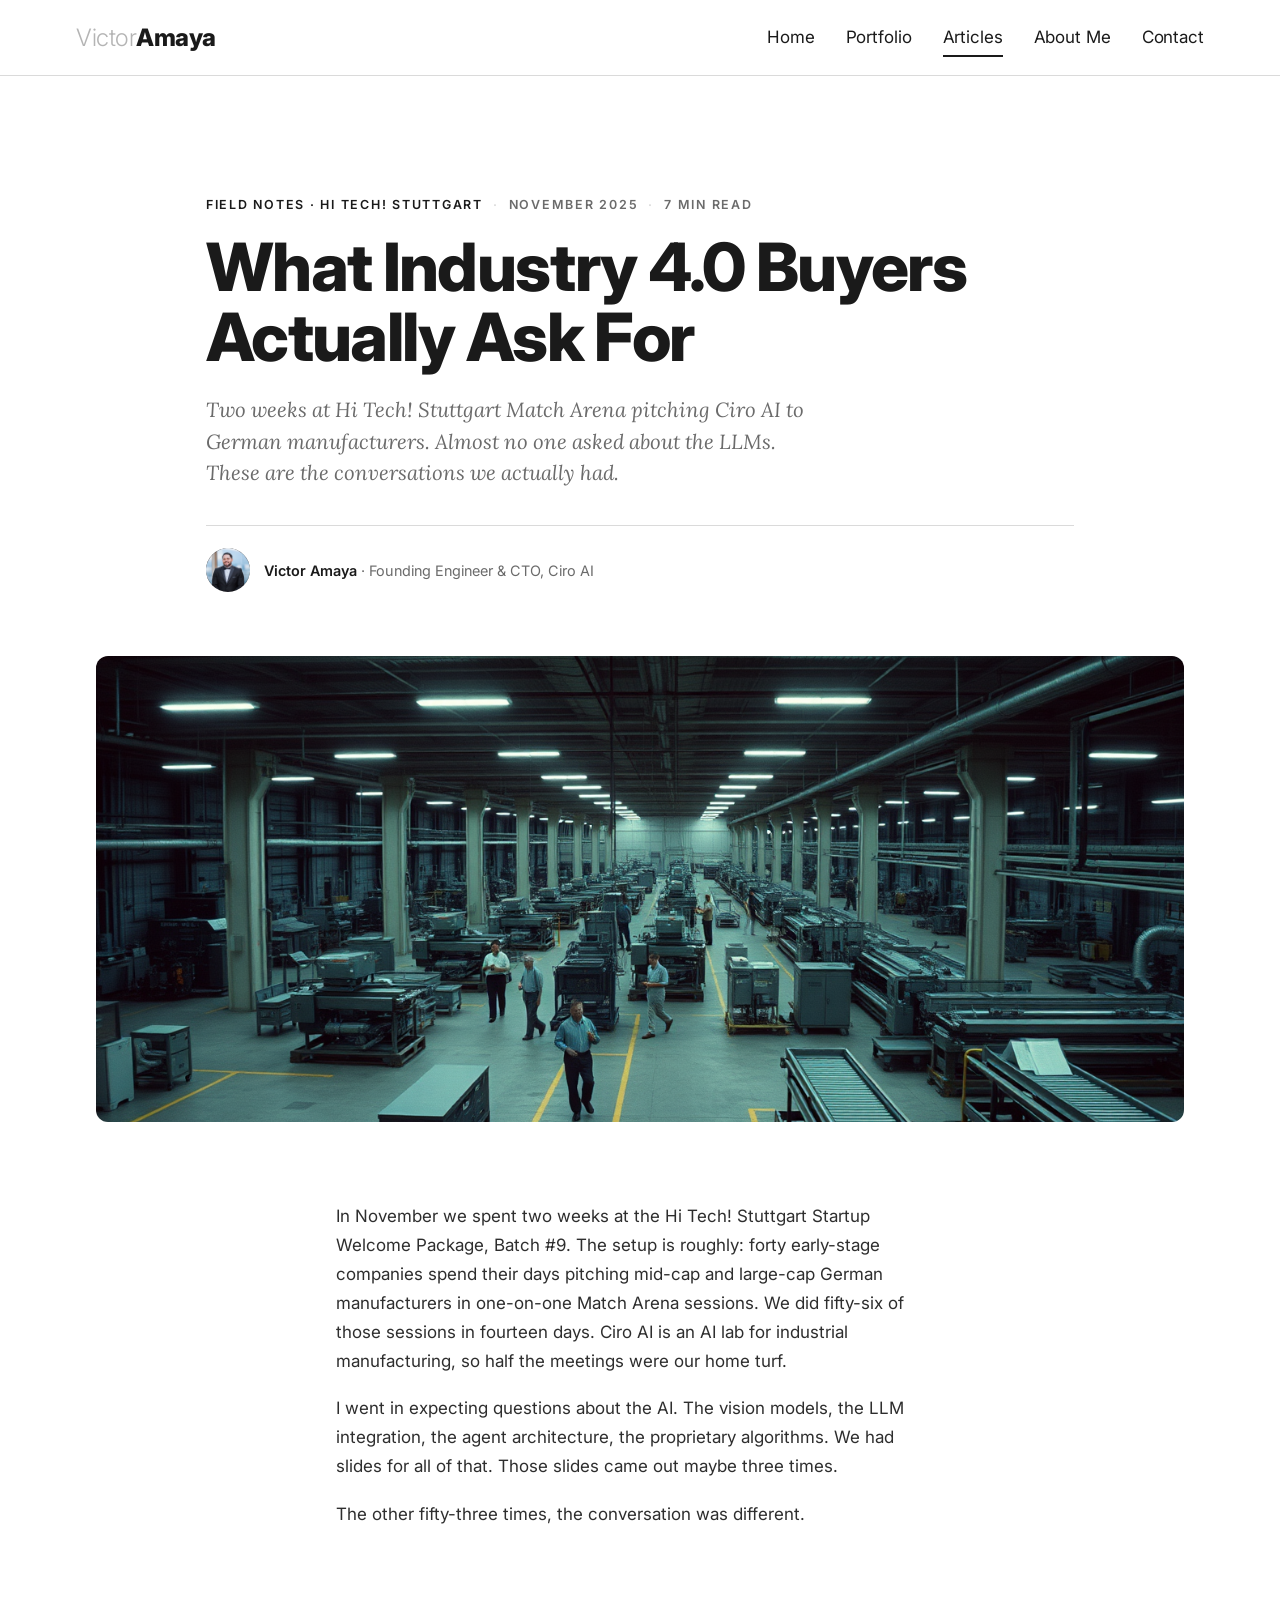
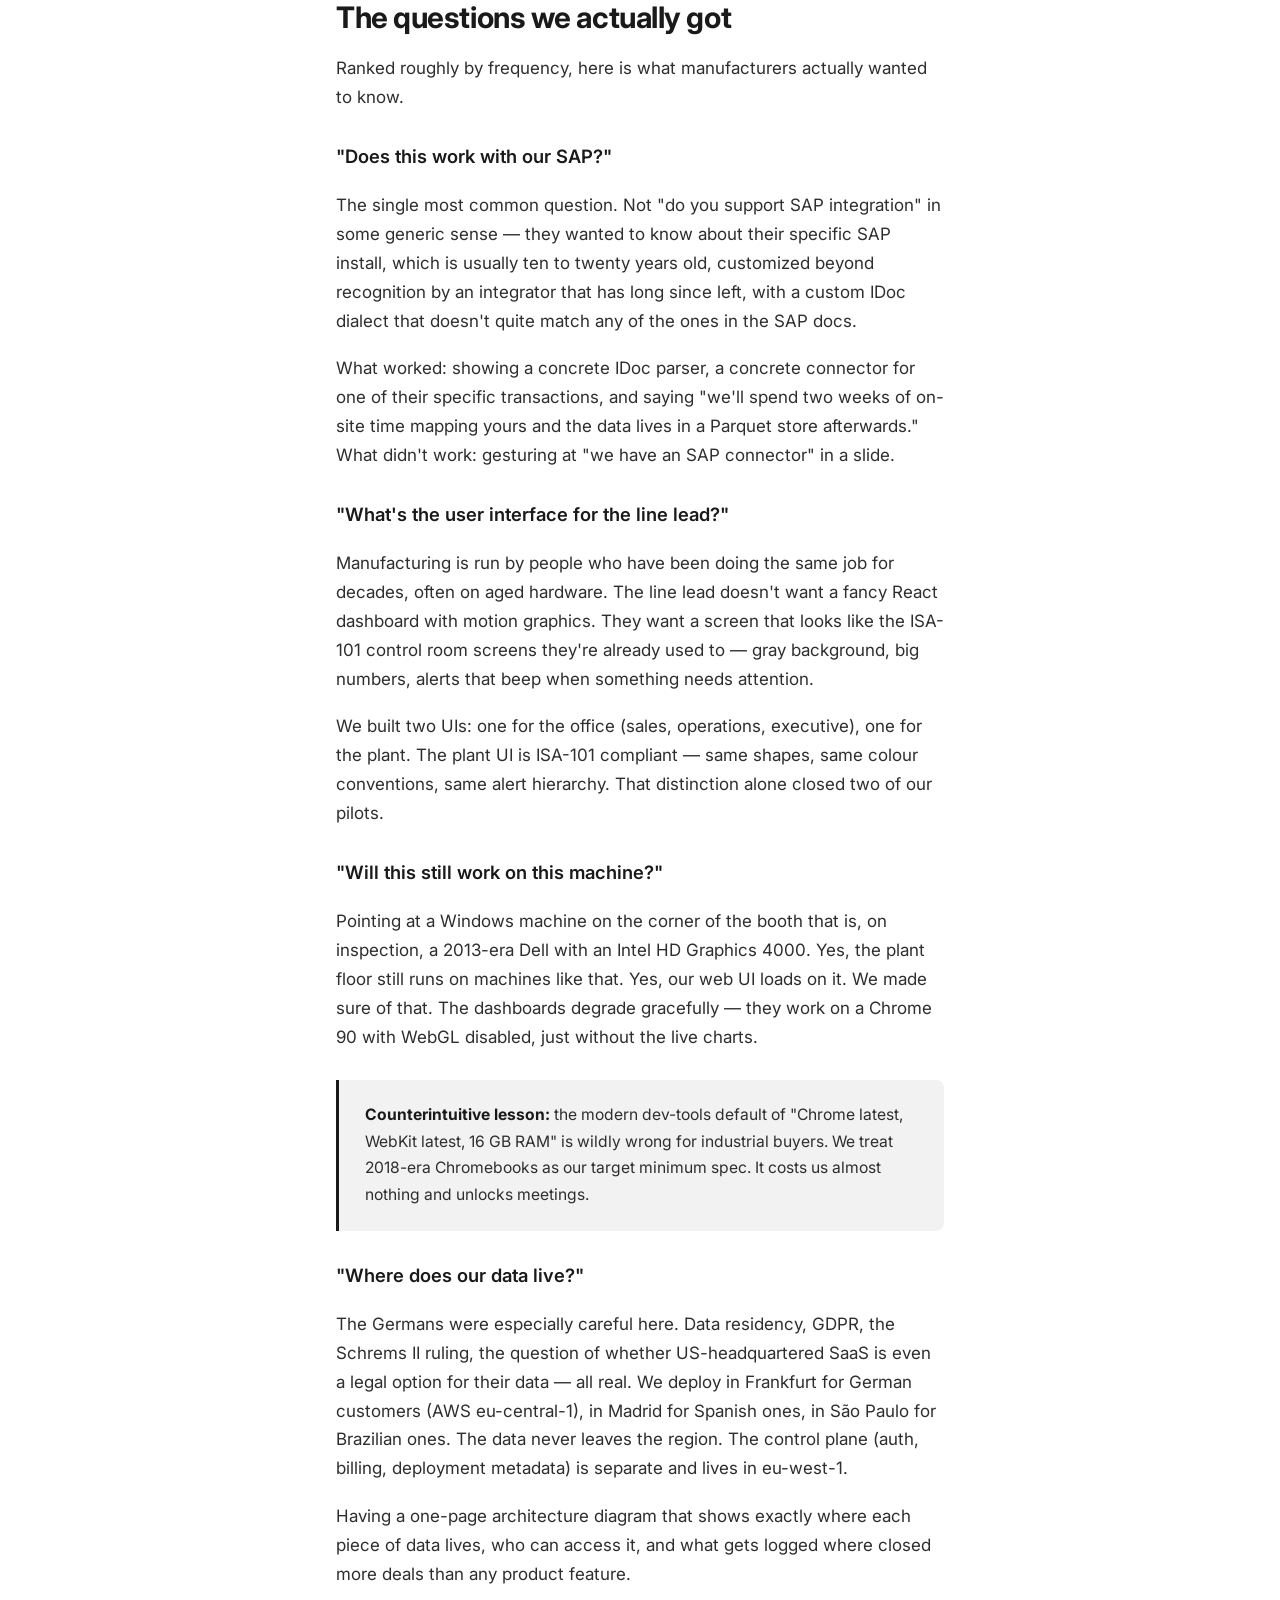
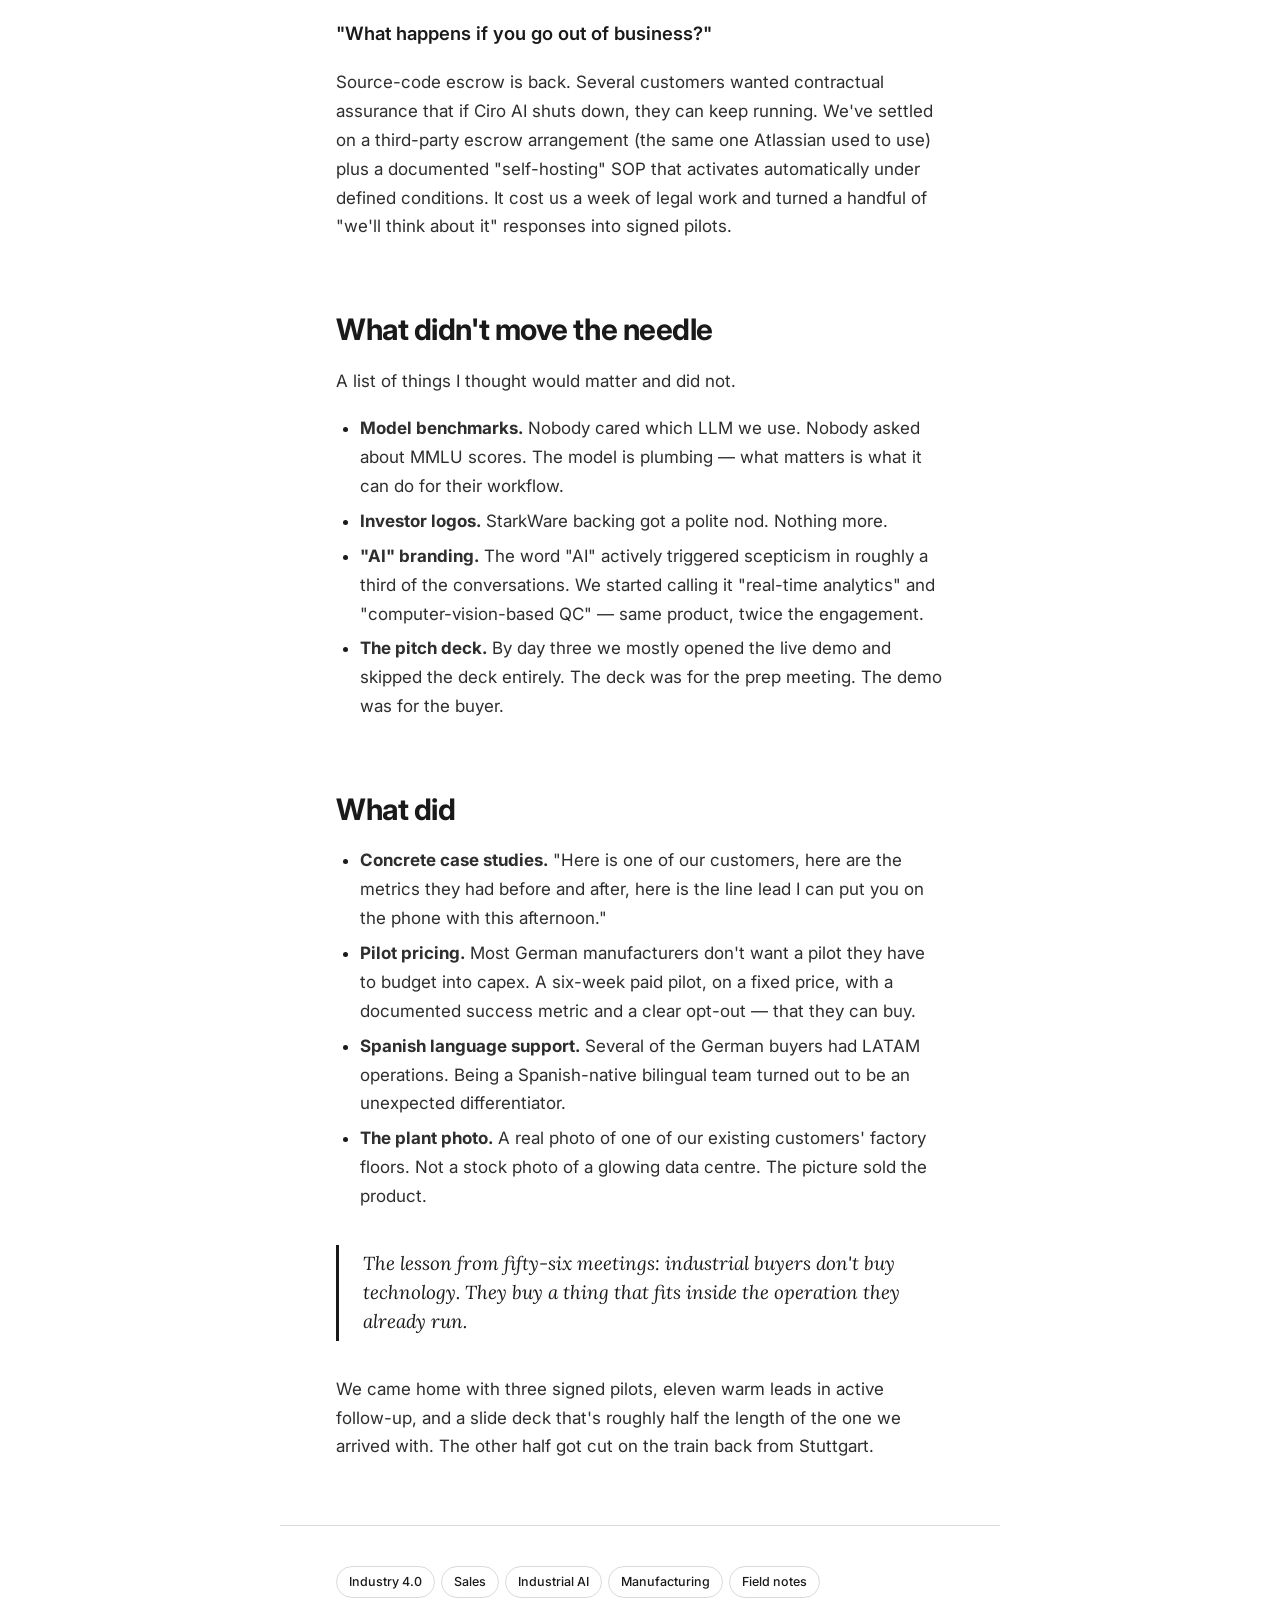
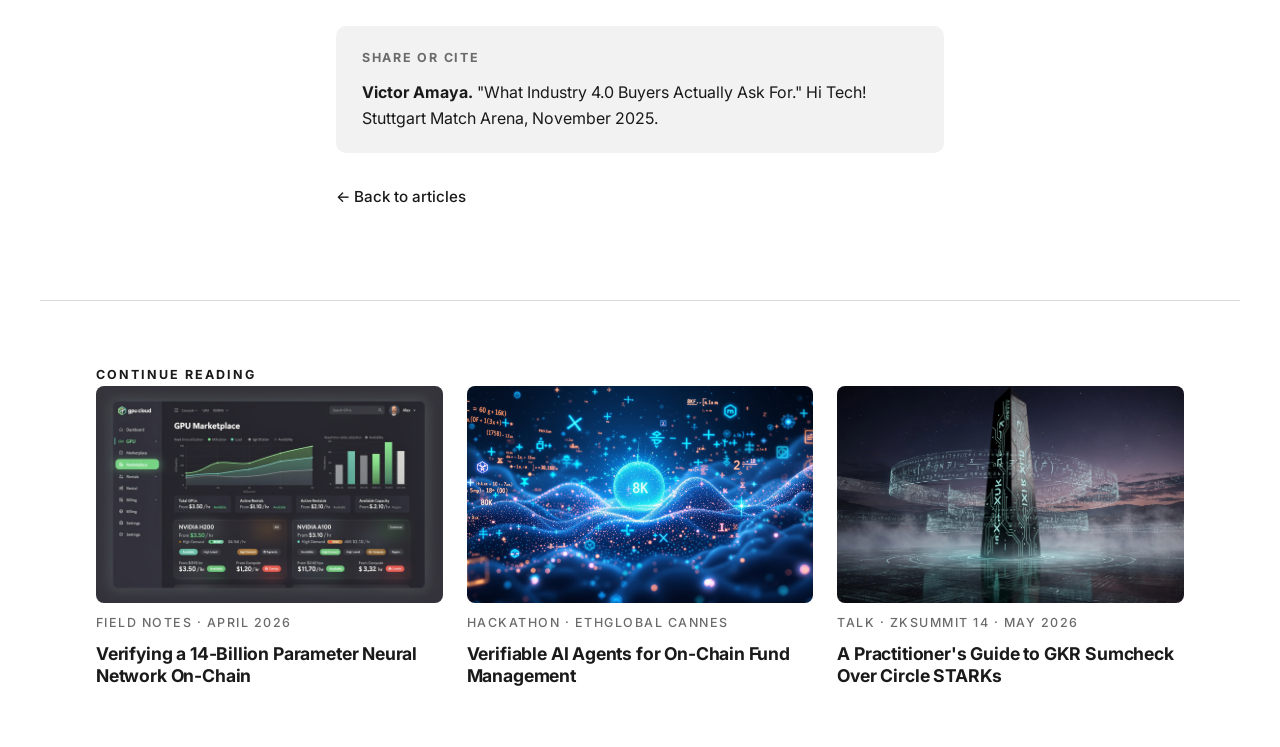
<file: articles/industry-40-buyers.html>
<!doctype html>
<html lang="en">
<head>
<meta charset="utf-8" />
<meta name="viewport" content="width=device-width, initial-scale=1" />
<title>What Industry 4.0 Buyers Actually Ask For — Victor Amaya</title>
<meta name="description" content="Two weeks at Hi Tech! Stuttgart pitching Ciro AI to German manufacturers. Notes on what the conversations were actually about." />
<link rel="preconnect" href="https://fonts.googleapis.com" />
<link rel="preconnect" href="https://fonts.gstatic.com" crossorigin />
<link href="https://fonts.googleapis.com/css2?family=Inter:wght@300;400;500;600;700;800&family=Lora:ital,wght@0,400;0,500;1,400;1,500&display=swap" rel="stylesheet" />
<link rel="stylesheet" href="../style.css" />
<link rel="stylesheet" href="article.css" />
</head>
<body class="article-page">

<header class="nav">
  <div class="nav-shell">
    <a class="logo" href="../index.html#home">
      <span class="logo-light">Victor</span><span class="logo-bold">Amaya</span>
    </a>
    <nav class="nav-links">
      <a href="../index.html#home">Home</a>
      <a href="../index.html#portfolio">Portfolio</a>
      <a href="../index.html#articles" class="is-active">Articles</a>
      <a href="../index.html#about">About Me</a>
      <a href="../index.html#contact">Contact</a>
    </nav>
  </div>
</header>

<section class="art-hero">
  <span class="art-kicker">
    <span class="cat">Field notes · Hi Tech! Stuttgart</span>
    <span class="dot">·</span>
    <span>November 2025</span>
    <span class="dot">·</span>
    <span>7 min read</span>
  </span>
  <h1 class="art-title">What Industry 4.0 Buyers Actually Ask For</h1>
  <p class="art-deck">
    Two weeks at Hi Tech! Stuttgart Match Arena pitching Ciro AI to German
    manufacturers. Almost no one asked about the LLMs. These are the
    conversations we actually had.
  </p>
  <div class="art-byline">
    <div class="art-byline-avatar"><img src="../assets/profile.png" alt="Victor Amaya" /></div>
    <div><strong>Victor Amaya</strong> · Founding Engineer & CTO, Ciro AI</div>
  </div>
</section>

<div class="art-cover">
  <div class="art-cover-frame">
    <img src="../assets/articles/stuttgart.jpg" alt="Factory floor" />
  </div>
</div>

<article class="art-body">

  <p>
    In November we spent two weeks at the Hi Tech! Stuttgart Startup Welcome
    Package, Batch #9. The setup is roughly: forty early-stage companies
    spend their days pitching mid-cap and large-cap German manufacturers in
    one-on-one Match Arena sessions. We did fifty-six of those sessions in
    fourteen days. Ciro AI is an AI lab for industrial manufacturing, so
    half the meetings were our home turf.
  </p>

  <p>
    I went in expecting questions about the AI. The vision models, the LLM
    integration, the agent architecture, the proprietary algorithms. We had
    slides for all of that. Those slides came out maybe three times.
  </p>

  <p>
    The other fifty-three times, the conversation was different.
  </p>

  <h2>The questions we actually got</h2>

  <p>
    Ranked roughly by frequency, here is what manufacturers actually wanted
    to know.
  </p>

  <h3>"Does this work with our SAP?"</h3>

  <p>
    The single most common question. Not "do you support SAP integration"
    in some generic sense — they wanted to know about their specific SAP
    install, which is usually ten to twenty years old, customized beyond
    recognition by an integrator that has long since left, with a custom
    IDoc dialect that doesn't quite match any of the ones in the SAP docs.
  </p>

  <p>
    What worked: showing a concrete IDoc parser, a concrete connector for
    one of their specific transactions, and saying "we'll spend two weeks
    of on-site time mapping yours and the data lives in a Parquet store
    afterwards." What didn't work: gesturing at "we have an SAP connector"
    in a slide.
  </p>

  <h3>"What's the user interface for the line lead?"</h3>

  <p>
    Manufacturing is run by people who have been doing the same job for
    decades, often on aged hardware. The line lead doesn't want a fancy
    React dashboard with motion graphics. They want a screen that looks like
    the ISA-101 control room screens they're already used to — gray
    background, big numbers, alerts that beep when something needs
    attention.
  </p>

  <p>
    We built two UIs: one for the office (sales, operations, executive),
    one for the plant. The plant UI is ISA-101 compliant — same shapes,
    same colour conventions, same alert hierarchy. That distinction alone
    closed two of our pilots.
  </p>

  <h3>"Will this still work on this machine?"</h3>

  <p>
    Pointing at a Windows machine on the corner of the booth that is, on
    inspection, a 2013-era Dell with an Intel HD Graphics 4000. Yes, the
    plant floor still runs on machines like that. Yes, our web UI loads on
    it. We made sure of that. The dashboards degrade gracefully — they
    work on a Chrome 90 with WebGL disabled, just without the live charts.
  </p>

  <div class="art-callout">
    <strong>Counterintuitive lesson:</strong> the modern dev-tools default
    of "Chrome latest, WebKit latest, 16 GB RAM" is wildly wrong for
    industrial buyers. We treat 2018-era Chromebooks as our target
    minimum spec. It costs us almost nothing and unlocks meetings.
  </div>

  <h3>"Where does our data live?"</h3>

  <p>
    The Germans were especially careful here. Data residency, GDPR, the
    Schrems II ruling, the question of whether US-headquartered SaaS is
    even a legal option for their data — all real. We deploy in Frankfurt
    for German customers (AWS eu-central-1), in Madrid for Spanish ones,
    in São Paulo for Brazilian ones. The data never leaves the region.
    The control plane (auth, billing, deployment metadata) is separate
    and lives in eu-west-1.
  </p>

  <p>
    Having a one-page architecture diagram that shows exactly where each
    piece of data lives, who can access it, and what gets logged where
    closed more deals than any product feature.
  </p>

  <h3>"What happens if you go out of business?"</h3>

  <p>
    Source-code escrow is back. Several customers wanted contractual
    assurance that if Ciro AI shuts down, they can keep running. We've
    settled on a third-party escrow arrangement (the same one Atlassian
    used to use) plus a documented "self-hosting" SOP that activates
    automatically under defined conditions. It cost us a week of legal
    work and turned a handful of "we'll think about it" responses into
    signed pilots.
  </p>

  <h2>What didn't move the needle</h2>

  <p>
    A list of things I thought would matter and did not.
  </p>

  <ul>
    <li><strong>Model benchmarks.</strong> Nobody cared which LLM we use. Nobody asked about MMLU scores. The model is plumbing — what matters is what it can do for their workflow.</li>
    <li><strong>Investor logos.</strong> StarkWare backing got a polite nod. Nothing more.</li>
    <li><strong>"AI" branding.</strong> The word "AI" actively triggered scepticism in roughly a third of the conversations. We started calling it "real-time analytics" and "computer-vision-based QC" — same product, twice the engagement.</li>
    <li><strong>The pitch deck.</strong> By day three we mostly opened the live demo and skipped the deck entirely. The deck was for the prep meeting. The demo was for the buyer.</li>
  </ul>

  <h2>What did</h2>

  <ul>
    <li><strong>Concrete case studies.</strong> "Here is one of our customers, here are the metrics they had before and after, here is the line lead I can put you on the phone with this afternoon."</li>
    <li><strong>Pilot pricing.</strong> Most German manufacturers don't want a pilot they have to budget into capex. A six-week paid pilot, on a fixed price, with a documented success metric and a clear opt-out — that they can buy.</li>
    <li><strong>Spanish language support.</strong> Several of the German buyers had LATAM operations. Being a Spanish-native bilingual team turned out to be an unexpected differentiator.</li>
    <li><strong>The plant photo.</strong> A real photo of one of our existing customers' factory floors. Not a stock photo of a glowing data centre. The picture sold the product.</li>
  </ul>

  <blockquote>
    The lesson from fifty-six meetings: industrial buyers don't buy
    technology. They buy a thing that fits inside the operation they
    already run.
  </blockquote>

  <p>
    We came home with three signed pilots, eleven warm leads in active
    follow-up, and a slide deck that's roughly half the length of the one
    we arrived with. The other half got cut on the train back from
    Stuttgart.
  </p>

</article>

<div class="art-footer">
  <ul class="art-tags">
    <li>Industry 4.0</li><li>Sales</li><li>Industrial AI</li><li>Manufacturing</li><li>Field notes</li>
  </ul>
  <div class="art-share">
    <span class="art-share-label">Share or cite</span>
    <span><strong>Victor Amaya.</strong> "What Industry 4.0 Buyers Actually Ask For." Hi Tech! Stuttgart Match Arena, November 2025.</span>
  </div>
  <a class="art-prev" href="../index.html#articles">← Back to articles</a>
</div>

<section class="art-related">
  <span class="art-related-label">Continue reading</span>
  <div class="art-related-grid">
    <a class="art-related-card" href="verifying-14b-on-chain.html">
      <div class="thumb"><img src="../assets/articles/kraken-stwo.jpg" alt="" /></div>
      <span class="meta">Field notes · April 2026</span>
      <h4>Verifying a 14-Billion Parameter Neural Network On-Chain</h4>
    </a>
    <a class="art-related-card" href="verifiable-ai-agents-cannes.html">
      <div class="thumb"><img src="../assets/articles/ethglobal-cannes.jpg" alt="" /></div>
      <span class="meta">Hackathon · ETHGlobal Cannes</span>
      <h4>Verifiable AI Agents for On-Chain Fund Management</h4>
    </a>
    <a class="art-related-card" href="gkr-sumcheck-practitioner-guide.html">
      <div class="thumb"><img src="../assets/articles/zksummit-rome.jpg" alt="" /></div>
      <span class="meta">Talk · zkSummit 14 · May 2026</span>
      <h4>A Practitioner's Guide to GKR Sumcheck Over Circle STARKs</h4>
    </a>
  </div>
</section>

</body>
</html>
</file>
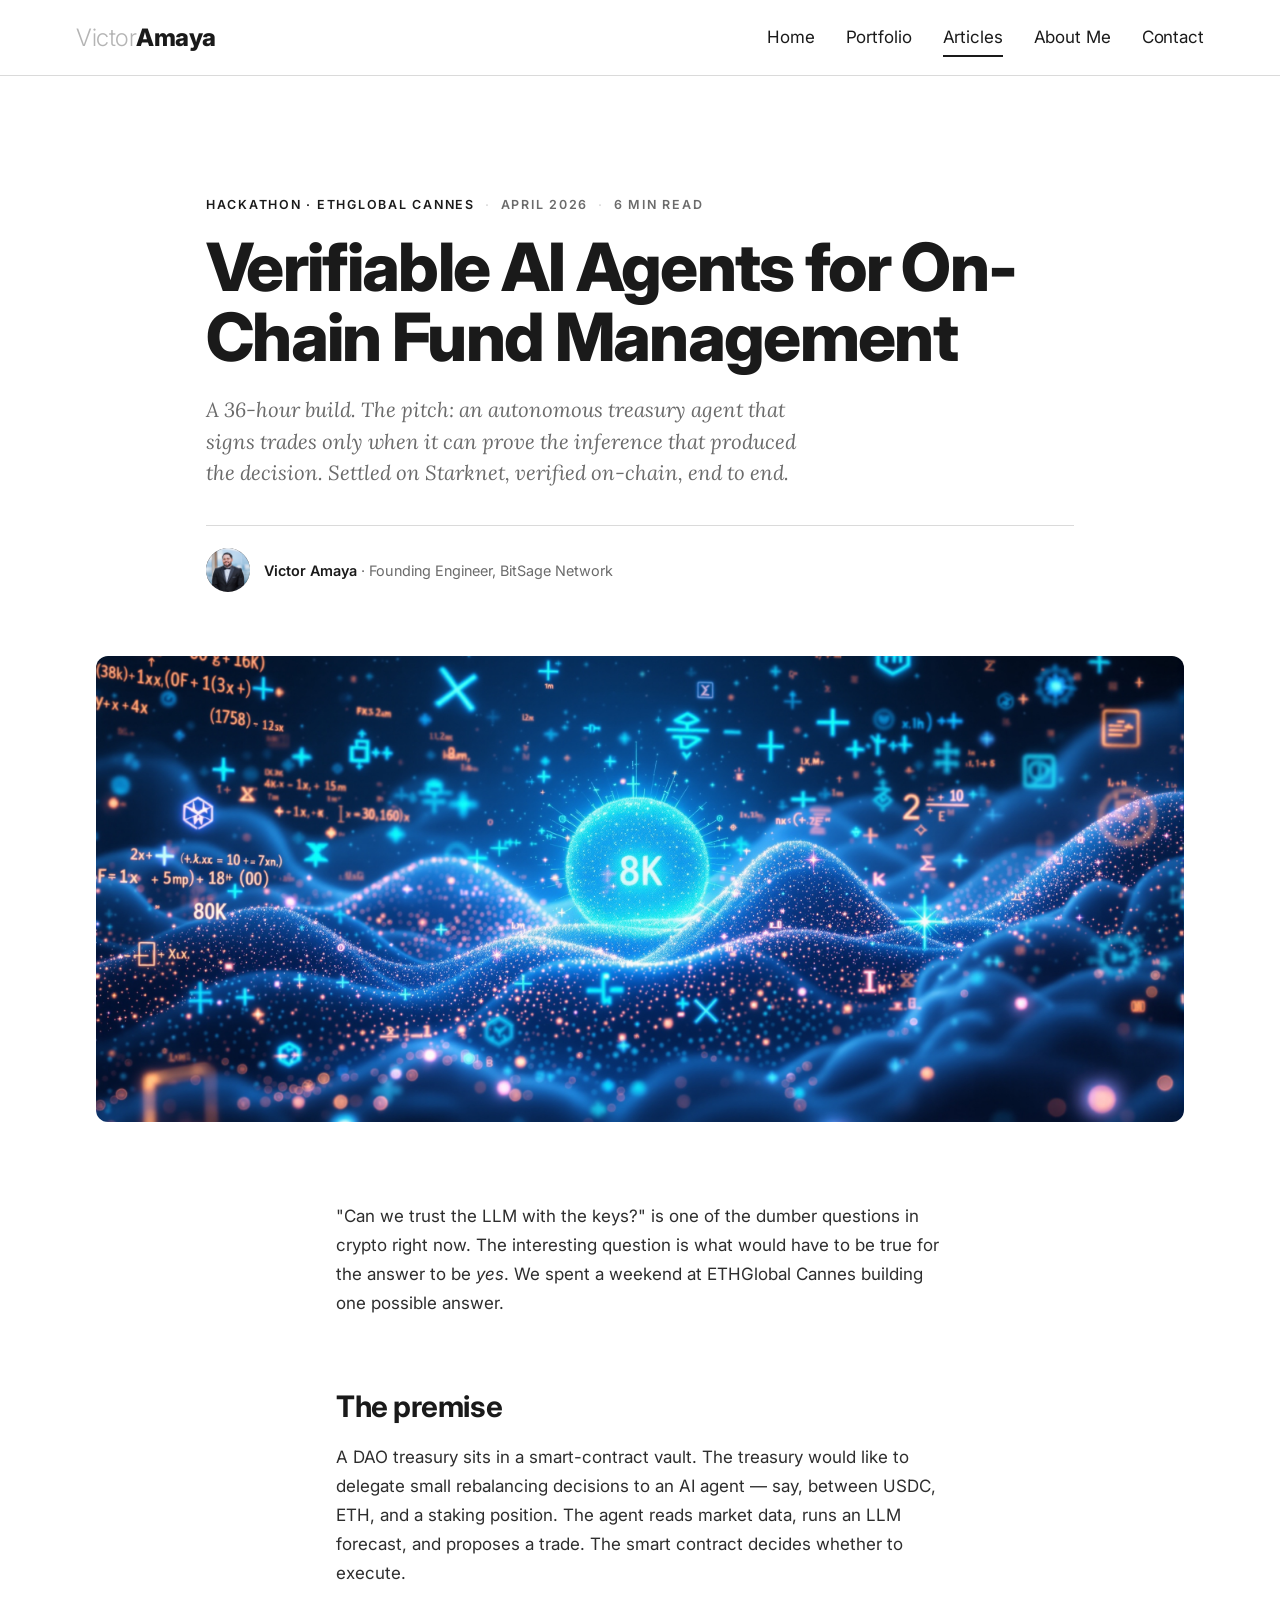
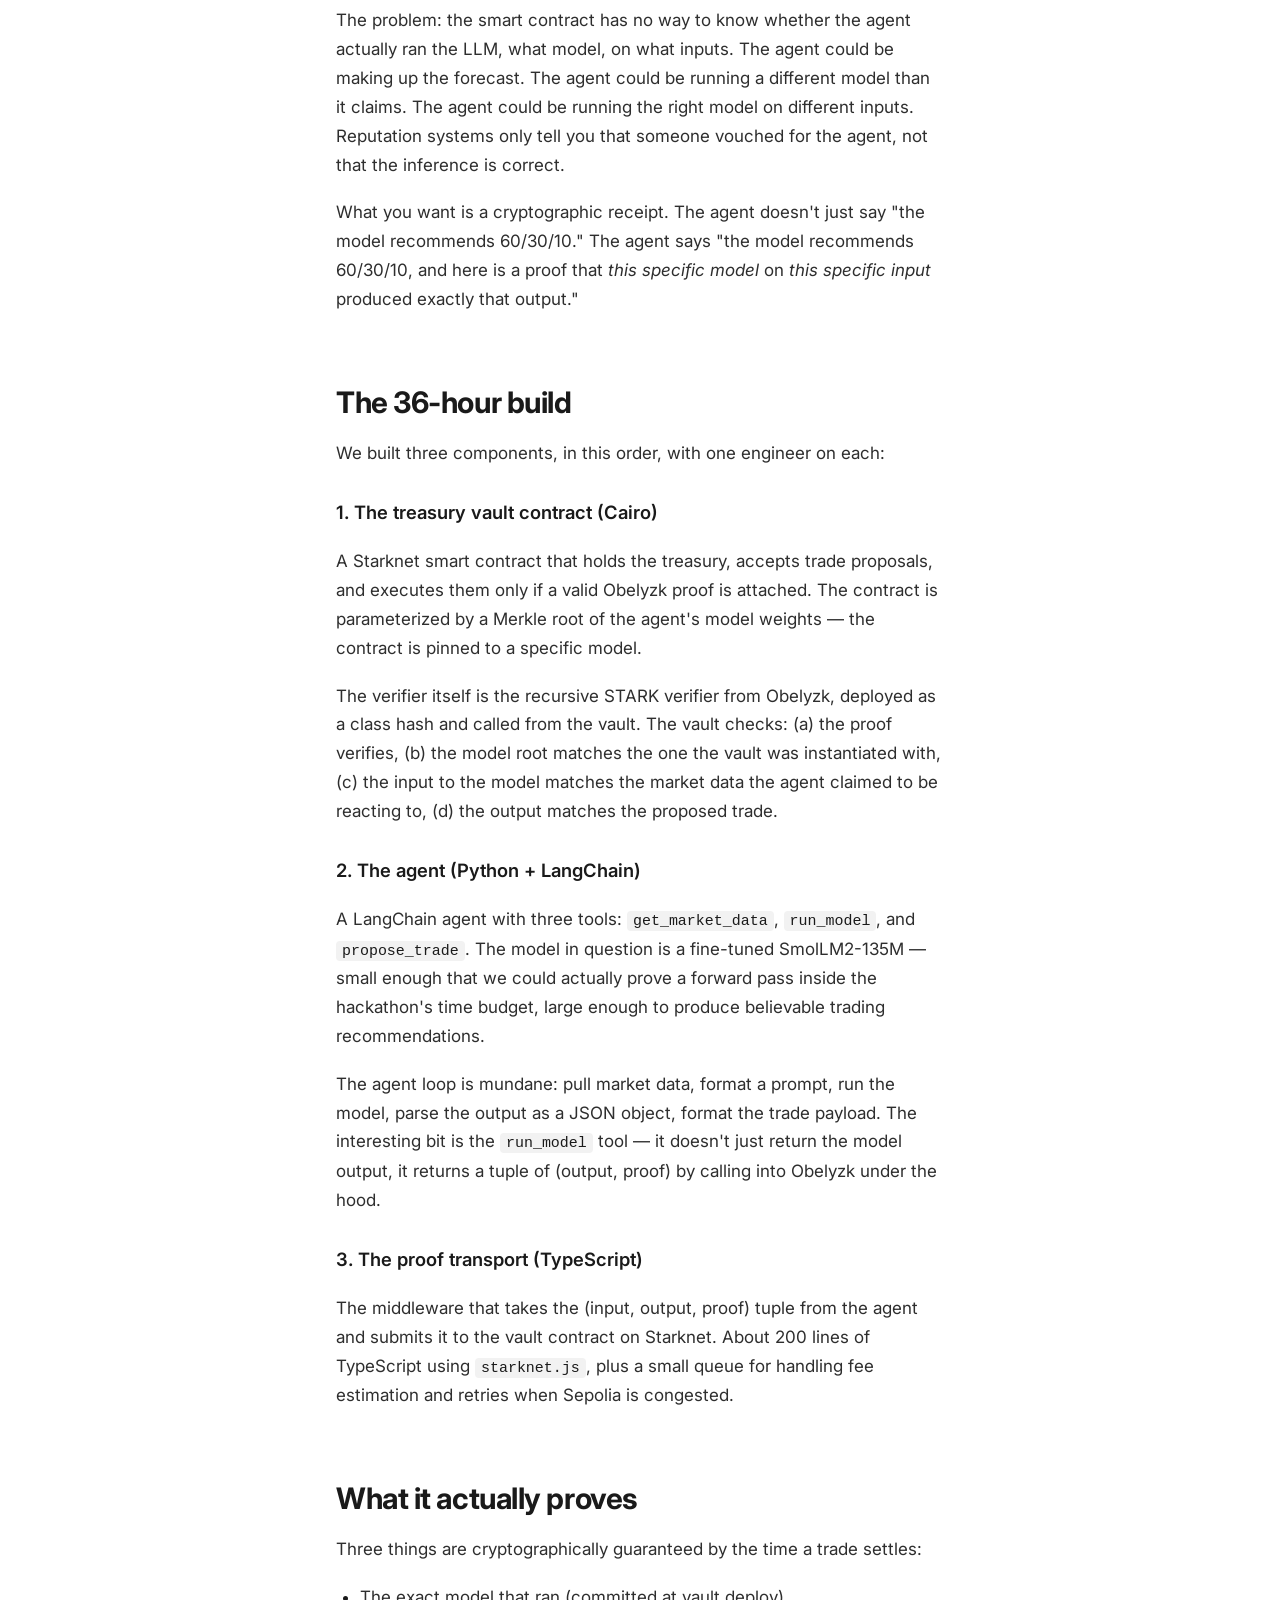
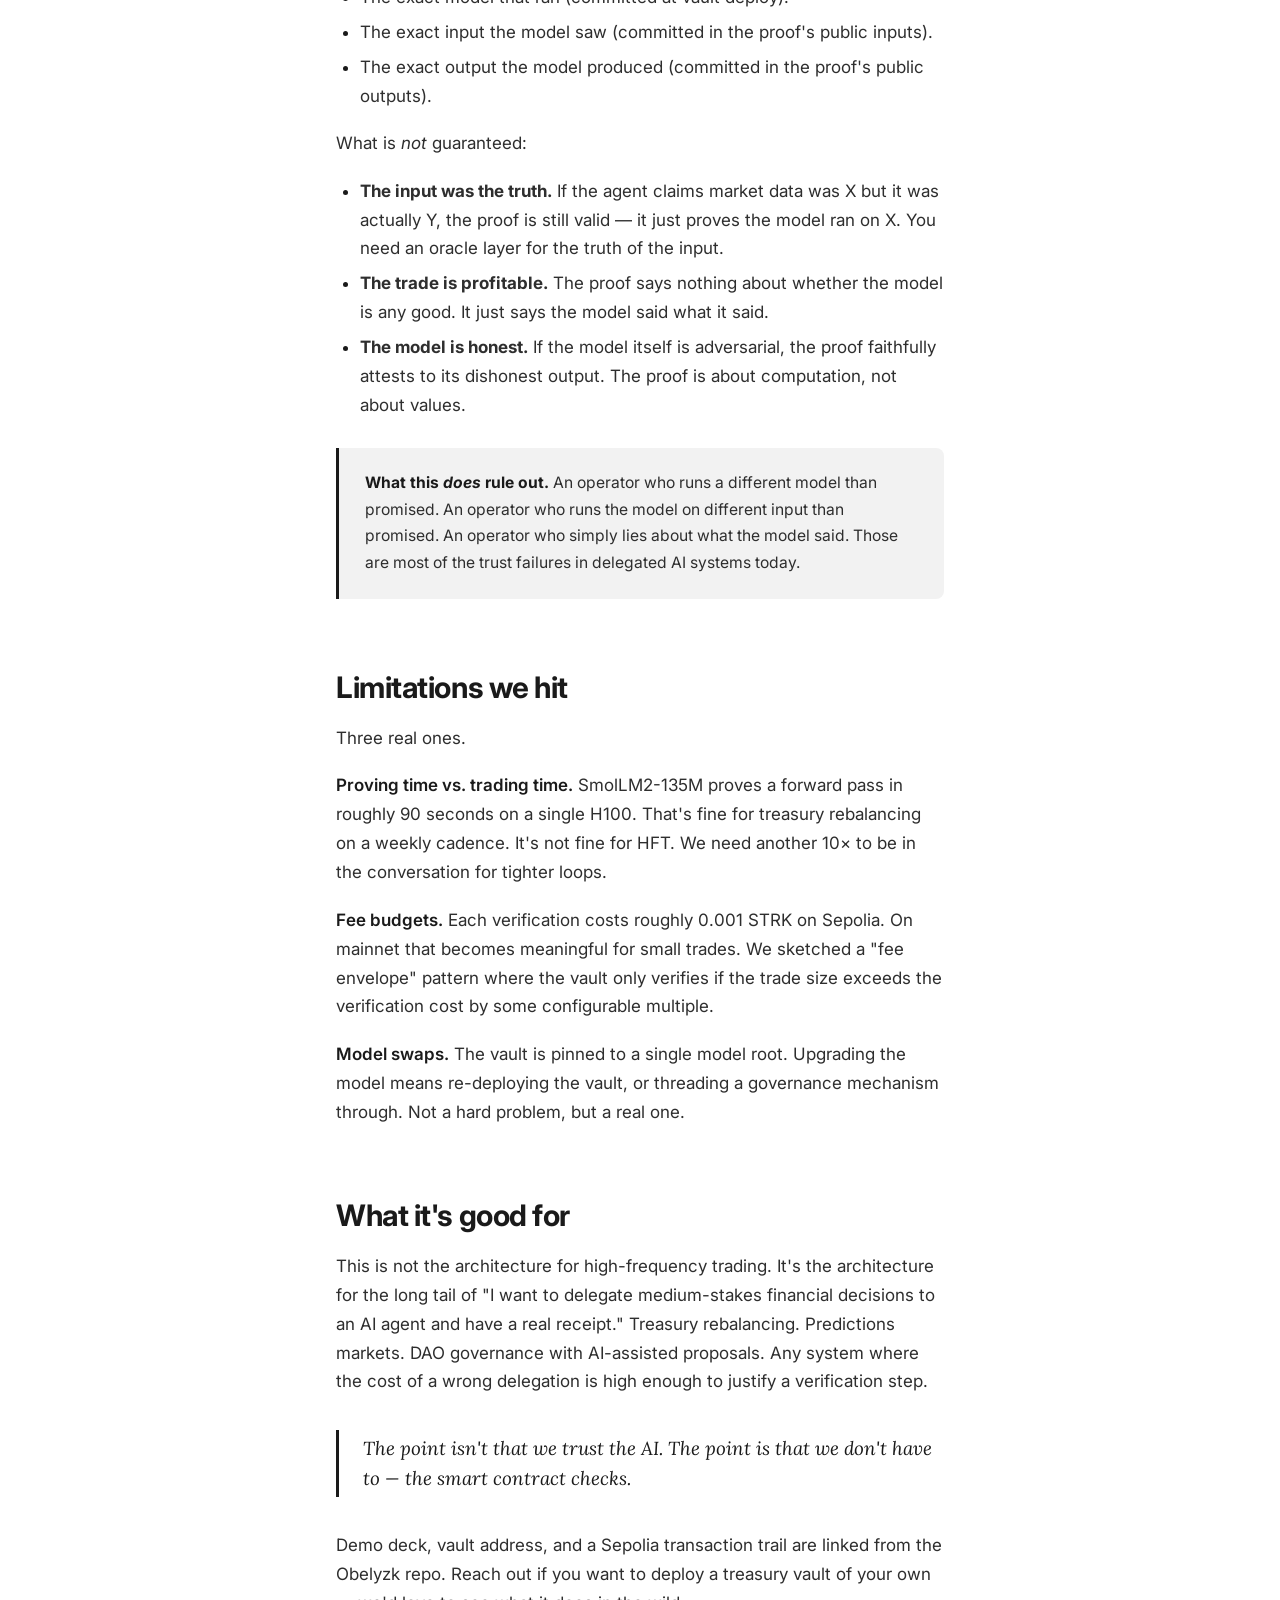
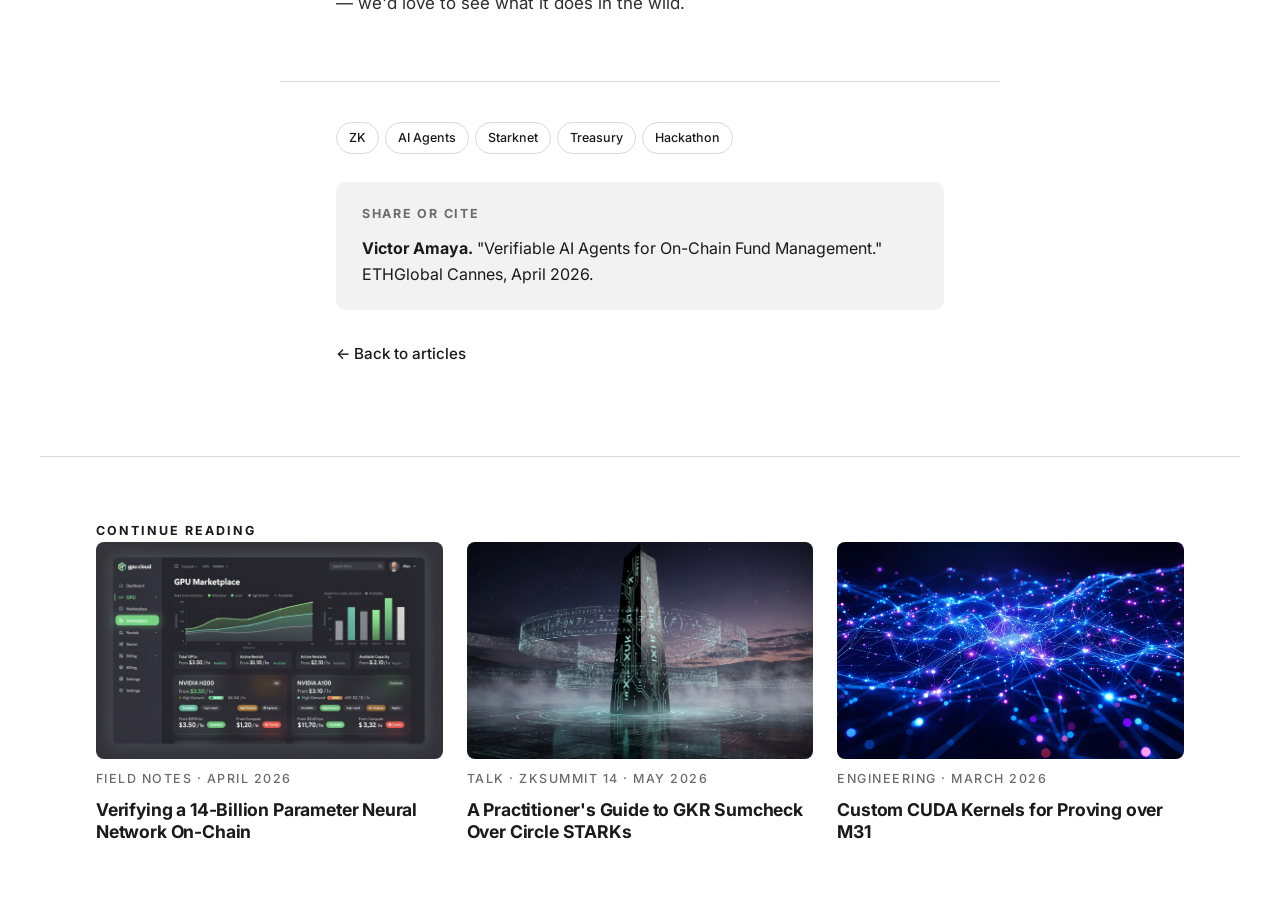
<file: articles/verifiable-ai-agents-cannes.html>
<!doctype html>
<html lang="en">
<head>
<meta charset="utf-8" />
<meta name="viewport" content="width=device-width, initial-scale=1" />
<title>Verifiable AI Agents for On-Chain Fund Management — Victor Amaya</title>
<meta name="description" content="A 36-hour build at ETHGlobal Cannes: an autonomous treasury agent that proves its inference before signing trades." />
<link rel="preconnect" href="https://fonts.googleapis.com" />
<link rel="preconnect" href="https://fonts.gstatic.com" crossorigin />
<link href="https://fonts.googleapis.com/css2?family=Inter:wght@300;400;500;600;700;800&family=Lora:ital,wght@0,400;0,500;1,400;1,500&display=swap" rel="stylesheet" />
<link rel="stylesheet" href="../style.css" />
<link rel="stylesheet" href="article.css" />
</head>
<body class="article-page">

<header class="nav">
  <div class="nav-shell">
    <a class="logo" href="../index.html#home">
      <span class="logo-light">Victor</span><span class="logo-bold">Amaya</span>
    </a>
    <nav class="nav-links">
      <a href="../index.html#home">Home</a>
      <a href="../index.html#portfolio">Portfolio</a>
      <a href="../index.html#articles" class="is-active">Articles</a>
      <a href="../index.html#about">About Me</a>
      <a href="../index.html#contact">Contact</a>
    </nav>
  </div>
</header>

<section class="art-hero">
  <span class="art-kicker">
    <span class="cat">Hackathon · ETHGlobal Cannes</span>
    <span class="dot">·</span>
    <span>April 2026</span>
    <span class="dot">·</span>
    <span>6 min read</span>
  </span>
  <h1 class="art-title">Verifiable AI Agents for On-Chain Fund Management</h1>
  <p class="art-deck">
    A 36-hour build. The pitch: an autonomous treasury agent that signs trades
    only when it can <em>prove</em> the inference that produced the decision.
    Settled on Starknet, verified on-chain, end to end.
  </p>
  <div class="art-byline">
    <div class="art-byline-avatar"><img src="../assets/profile.png" alt="Victor Amaya" /></div>
    <div><strong>Victor Amaya</strong> · Founding Engineer, BitSage Network</div>
  </div>
</section>

<div class="art-cover">
  <div class="art-cover-frame">
    <img src="../assets/articles/ethglobal-cannes.jpg" alt="ETHGlobal Cannes" />
  </div>
</div>

<article class="art-body">

  <p>
    "Can we trust the LLM with the keys?" is one of the dumber questions in
    crypto right now. The interesting question is what would have to be true
    for the answer to be <em>yes</em>. We spent a weekend at ETHGlobal Cannes
    building one possible answer.
  </p>

  <h2>The premise</h2>

  <p>
    A DAO treasury sits in a smart-contract vault. The treasury would like to
    delegate small rebalancing decisions to an AI agent — say, between USDC,
    ETH, and a staking position. The agent reads market data, runs an LLM
    forecast, and proposes a trade. The smart contract decides whether to
    execute.
  </p>

  <p>
    The problem: the smart contract has no way to know whether the agent
    actually ran the LLM, what model, on what inputs. The agent could be
    making up the forecast. The agent could be running a different model than
    it claims. The agent could be running the right model on different inputs.
    Reputation systems only tell you that someone vouched for the agent, not
    that the inference is correct.
  </p>

  <p>
    What you want is a cryptographic receipt. The agent doesn't just say
    "the model recommends 60/30/10." The agent says "the model recommends
    60/30/10, and here is a proof that <em>this specific model</em> on
    <em>this specific input</em> produced exactly that output."
  </p>

  <h2>The 36-hour build</h2>

  <p>
    We built three components, in this order, with one engineer on each:
  </p>

  <h3>1. The treasury vault contract (Cairo)</h3>

  <p>
    A Starknet smart contract that holds the treasury, accepts trade proposals,
    and executes them only if a valid Obelyzk proof is attached. The contract
    is parameterized by a Merkle root of the agent's model weights — the
    contract is pinned to a specific model.
  </p>

  <p>
    The verifier itself is the recursive STARK verifier from Obelyzk, deployed
    as a class hash and called from the vault. The vault checks: (a) the proof
    verifies, (b) the model root matches the one the vault was instantiated
    with, (c) the input to the model matches the market data the agent
    claimed to be reacting to, (d) the output matches the proposed trade.
  </p>

  <h3>2. The agent (Python + LangChain)</h3>

  <p>
    A LangChain agent with three tools: <code>get_market_data</code>,
    <code>run_model</code>, and <code>propose_trade</code>. The model in
    question is a fine-tuned SmolLM2-135M — small enough that we could
    actually prove a forward pass inside the hackathon's time budget, large
    enough to produce believable trading recommendations.
  </p>

  <p>
    The agent loop is mundane: pull market data, format a prompt, run the
    model, parse the output as a JSON object, format the trade payload. The
    interesting bit is the <code>run_model</code> tool — it doesn't just
    return the model output, it returns a tuple of (output, proof) by calling
    into Obelyzk under the hood.
  </p>

  <h3>3. The proof transport (TypeScript)</h3>

  <p>
    The middleware that takes the (input, output, proof) tuple from the agent
    and submits it to the vault contract on Starknet. About 200 lines of
    TypeScript using <code>starknet.js</code>, plus a small queue for
    handling fee estimation and retries when Sepolia is congested.
  </p>

  <h2>What it actually proves</h2>

  <p>
    Three things are cryptographically guaranteed by the time a trade
    settles:
  </p>

  <ul>
    <li>The exact model that ran (committed at vault deploy).</li>
    <li>The exact input the model saw (committed in the proof's public inputs).</li>
    <li>The exact output the model produced (committed in the proof's public outputs).</li>
  </ul>

  <p>
    What is <em>not</em> guaranteed:
  </p>

  <ul>
    <li><strong>The input was the truth.</strong> If the agent claims market data was X but it was actually Y, the proof is still valid — it just proves the model ran on X. You need an oracle layer for the truth of the input.</li>
    <li><strong>The trade is profitable.</strong> The proof says nothing about whether the model is any good. It just says the model said what it said.</li>
    <li><strong>The model is honest.</strong> If the model itself is adversarial, the proof faithfully attests to its dishonest output. The proof is about computation, not about values.</li>
  </ul>

  <div class="art-callout">
    <strong>What this <em>does</em> rule out.</strong> An operator who runs a
    different model than promised. An operator who runs the model on
    different input than promised. An operator who simply lies about what
    the model said. Those are most of the trust failures in delegated AI
    systems today.
  </div>

  <h2>Limitations we hit</h2>

  <p>
    Three real ones.
  </p>

  <p>
    <strong>Proving time vs. trading time.</strong> SmolLM2-135M proves a
    forward pass in roughly 90 seconds on a single H100. That's fine for
    treasury rebalancing on a weekly cadence. It's not fine for HFT. We need
    another 10× to be in the conversation for tighter loops.
  </p>

  <p>
    <strong>Fee budgets.</strong> Each verification costs roughly 0.001 STRK
    on Sepolia. On mainnet that becomes meaningful for small trades. We
    sketched a "fee envelope" pattern where the vault only verifies if the
    trade size exceeds the verification cost by some configurable multiple.
  </p>

  <p>
    <strong>Model swaps.</strong> The vault is pinned to a single model root.
    Upgrading the model means re-deploying the vault, or threading a
    governance mechanism through. Not a hard problem, but a real one.
  </p>

  <h2>What it's good for</h2>

  <p>
    This is not the architecture for high-frequency trading. It's the
    architecture for the long tail of "I want to delegate medium-stakes
    financial decisions to an AI agent and have a real receipt." Treasury
    rebalancing. Predictions markets. DAO governance with AI-assisted
    proposals. Any system where the cost of a wrong delegation is high
    enough to justify a verification step.
  </p>

  <blockquote>
    The point isn't that we trust the AI. The point is that we don't have
    to — the smart contract checks.
  </blockquote>

  <p>
    Demo deck, vault address, and a Sepolia transaction trail are linked
    from the Obelyzk repo. Reach out if you want to deploy a treasury vault
    of your own — we'd love to see what it does in the wild.
  </p>

</article>

<div class="art-footer">
  <ul class="art-tags">
    <li>ZK</li><li>AI Agents</li><li>Starknet</li><li>Treasury</li><li>Hackathon</li>
  </ul>
  <div class="art-share">
    <span class="art-share-label">Share or cite</span>
    <span><strong>Victor Amaya.</strong> "Verifiable AI Agents for On-Chain Fund Management." ETHGlobal Cannes, April 2026.</span>
  </div>
  <a class="art-prev" href="../index.html#articles">← Back to articles</a>
</div>

<section class="art-related">
  <span class="art-related-label">Continue reading</span>
  <div class="art-related-grid">
    <a class="art-related-card" href="verifying-14b-on-chain.html">
      <div class="thumb"><img src="../assets/articles/kraken-stwo.jpg" alt="" /></div>
      <span class="meta">Field notes · April 2026</span>
      <h4>Verifying a 14-Billion Parameter Neural Network On-Chain</h4>
    </a>
    <a class="art-related-card" href="gkr-sumcheck-practitioner-guide.html">
      <div class="thumb"><img src="../assets/articles/zksummit-rome.jpg" alt="" /></div>
      <span class="meta">Talk · zkSummit 14 · May 2026</span>
      <h4>A Practitioner's Guide to GKR Sumcheck Over Circle STARKs</h4>
    </a>
    <a class="art-related-card" href="cuda-kernels-m31.html">
      <div class="thumb"><img src="../assets/articles/cuda-kernels.jpg" alt="" /></div>
      <span class="meta">Engineering · March 2026</span>
      <h4>Custom CUDA Kernels for Proving over M31</h4>
    </a>
  </div>
</section>

</body>
</html>
</file>
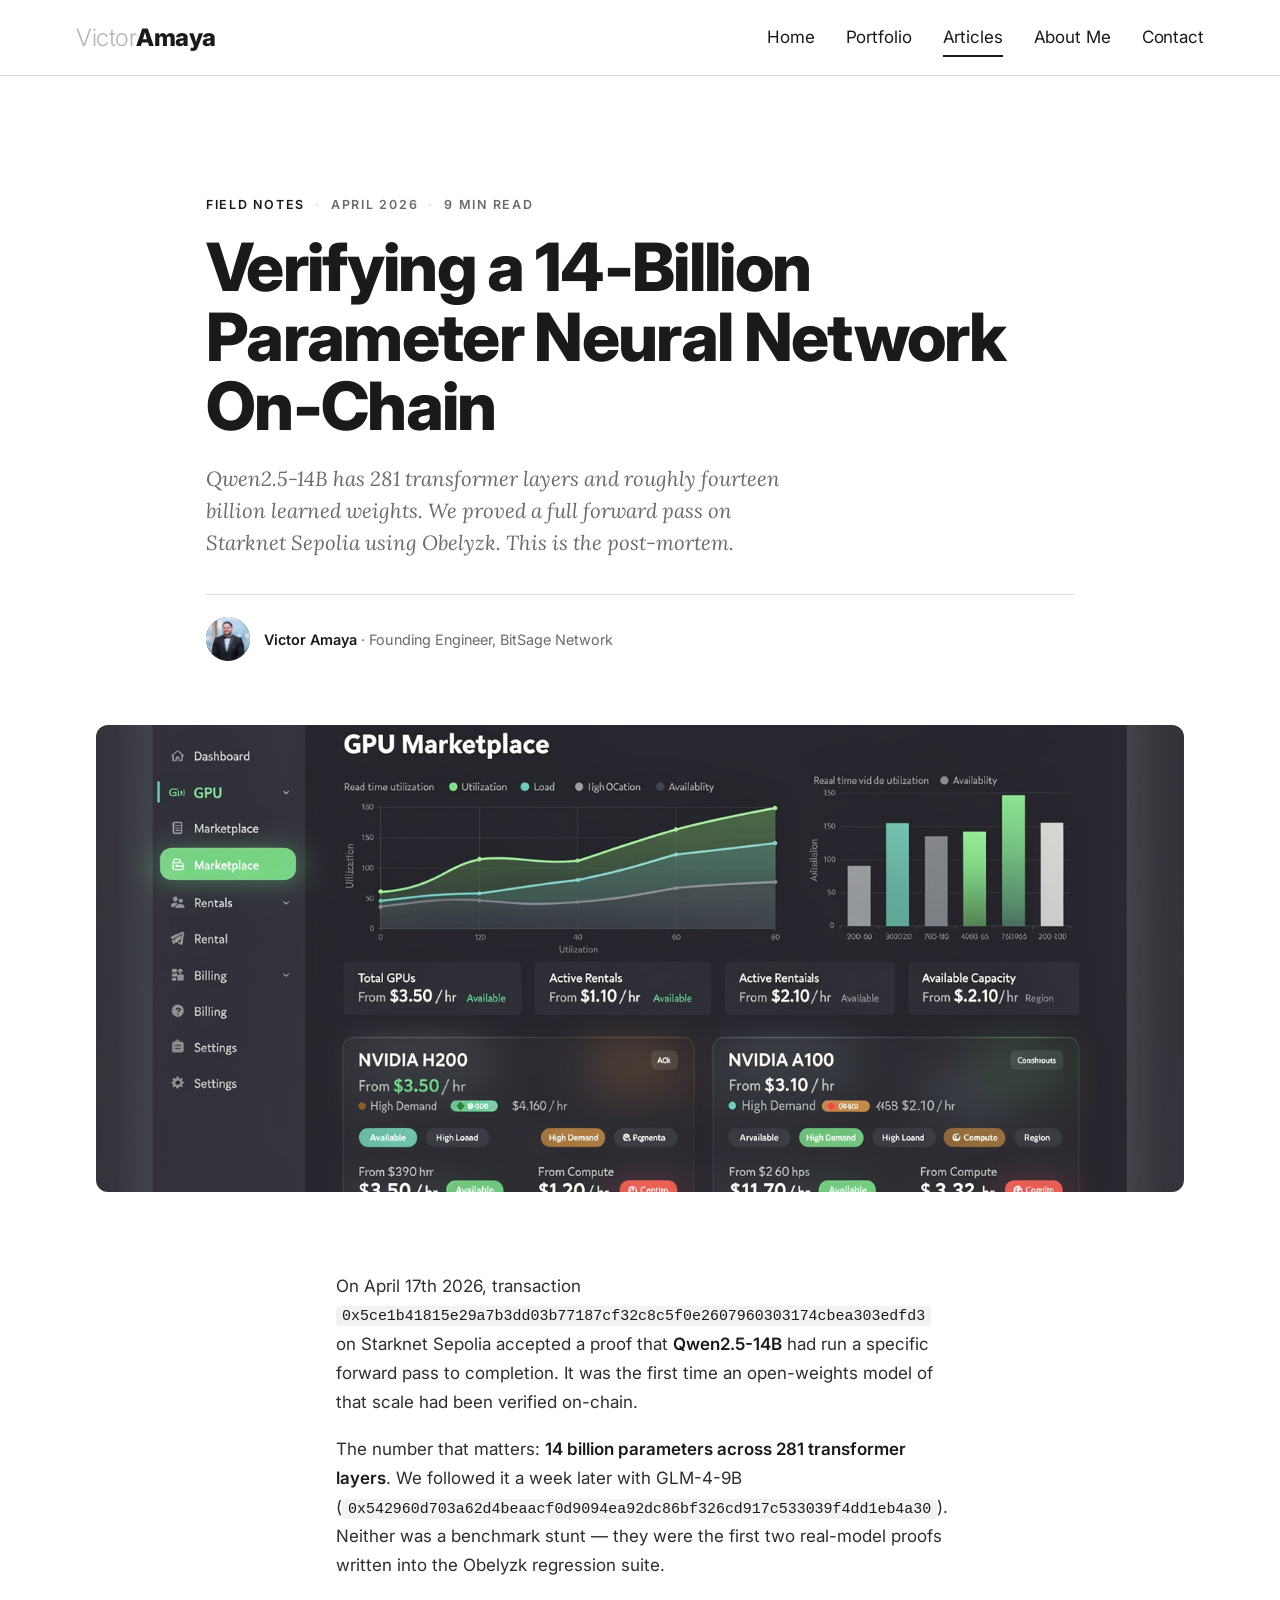
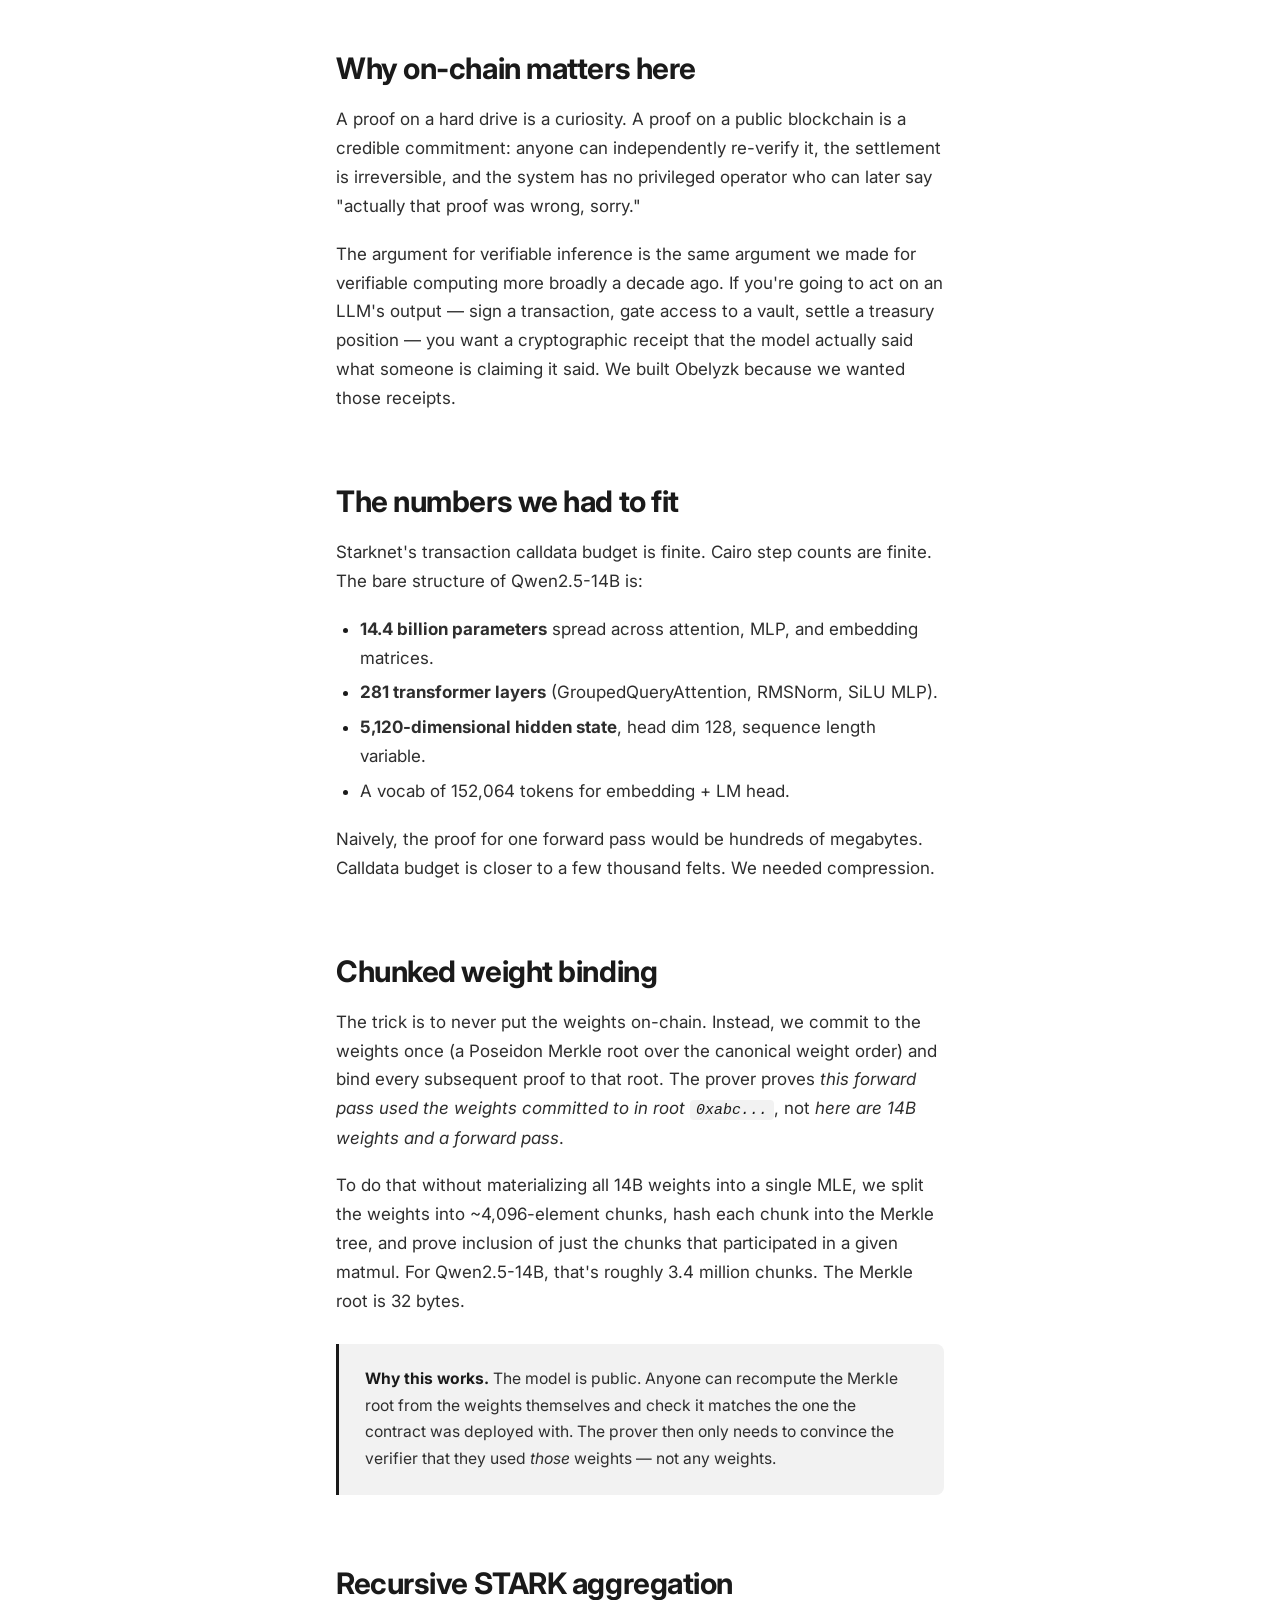
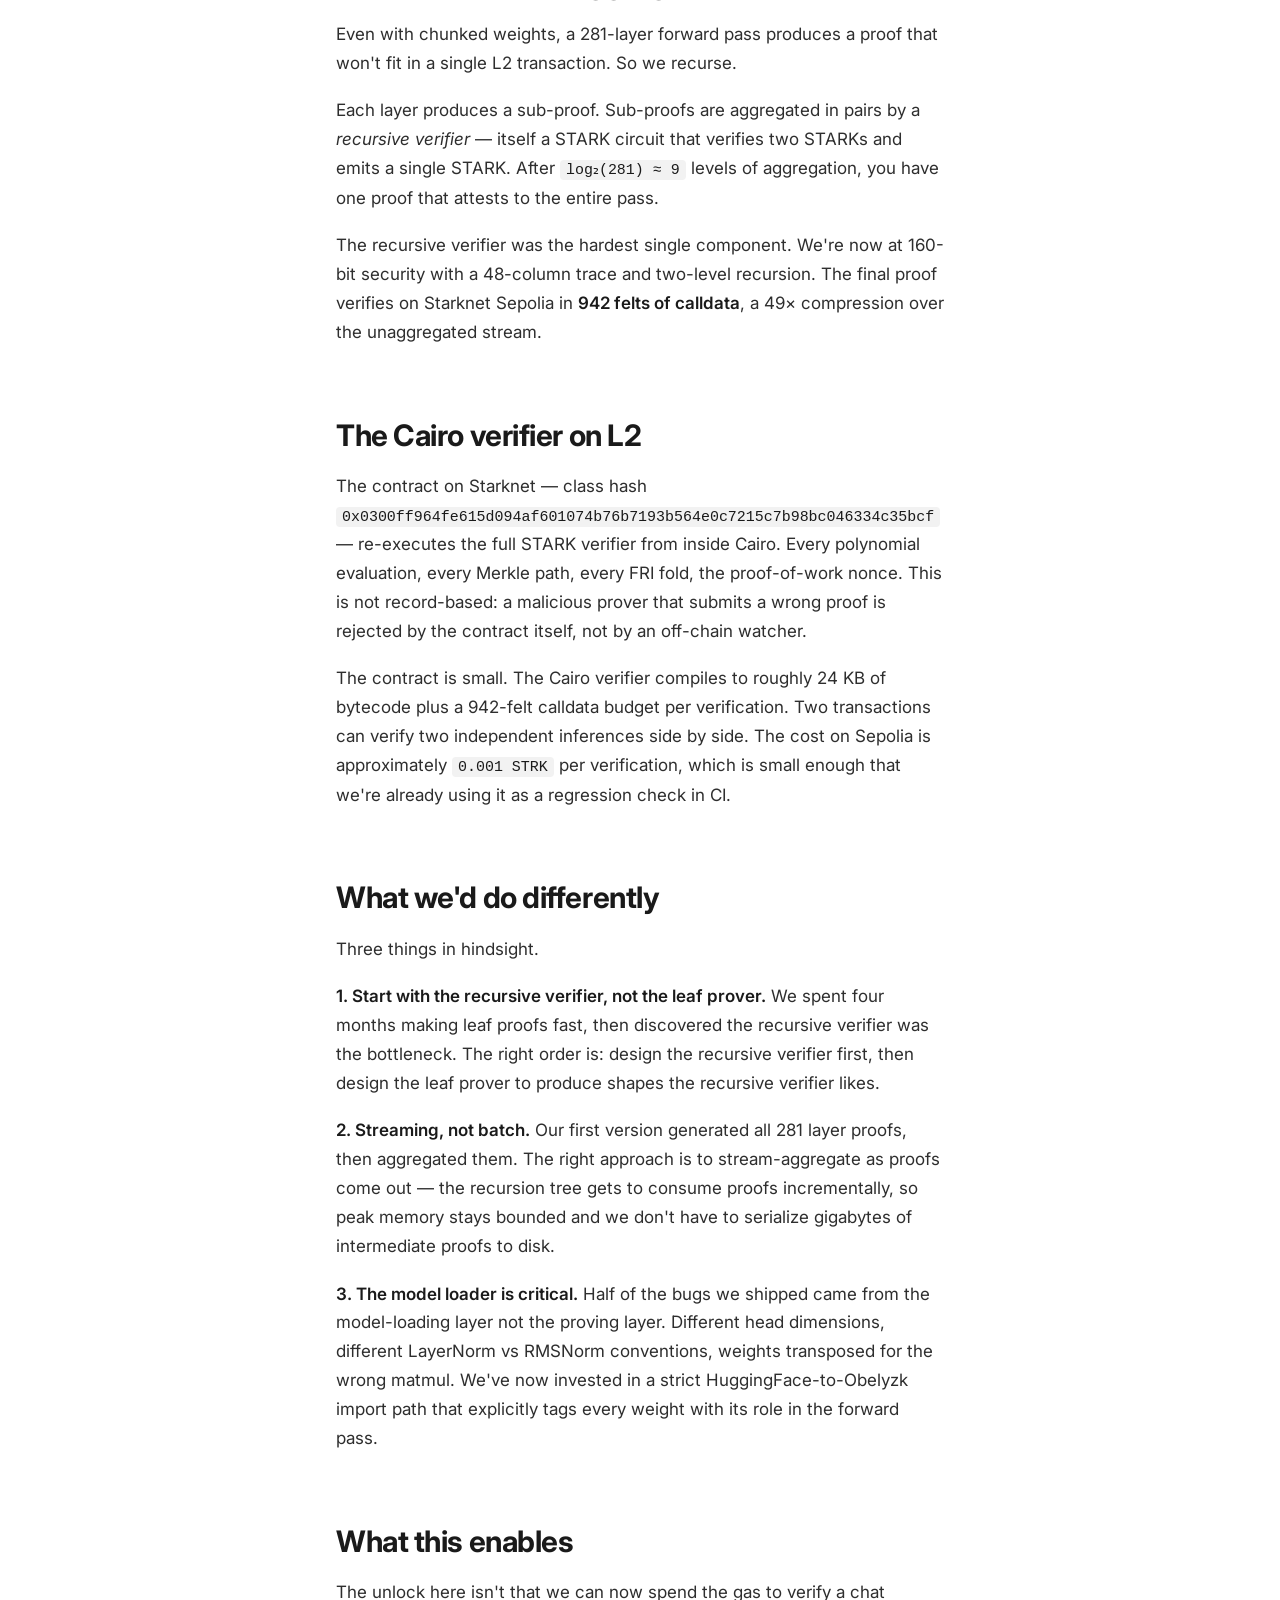
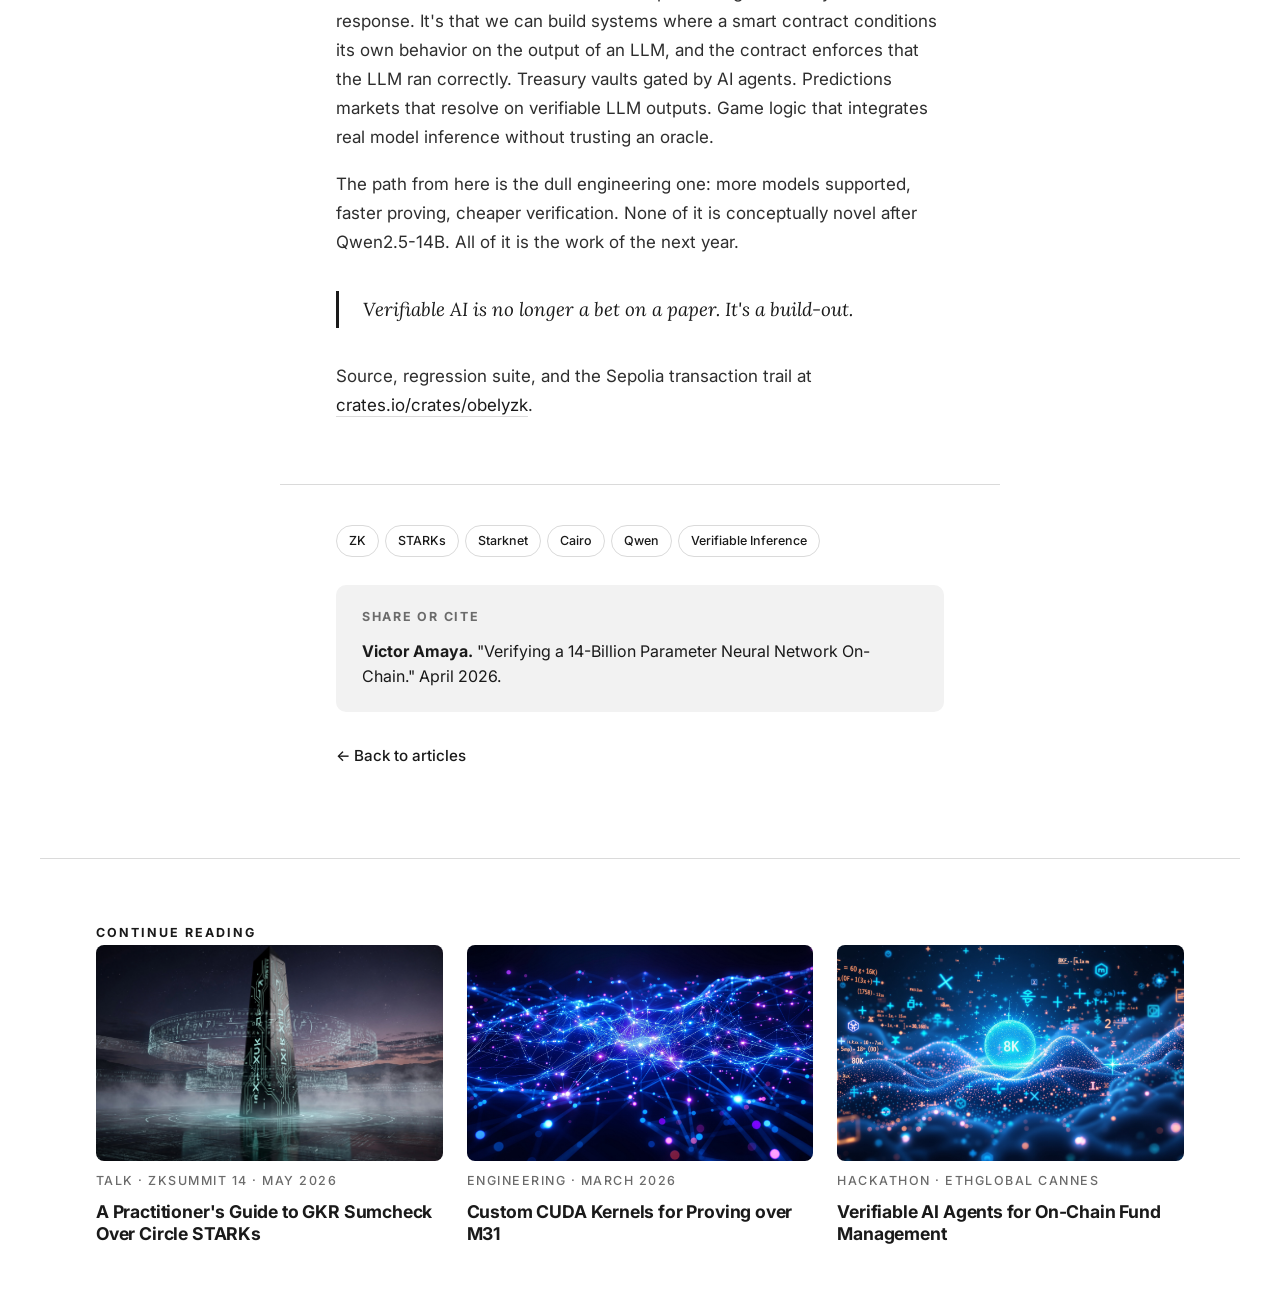
<file: articles/verifying-14b-on-chain.html>
<!doctype html>
<html lang="en">
<head>
<meta charset="utf-8" />
<meta name="viewport" content="width=device-width, initial-scale=1" />
<title>Verifying a 14-Billion Parameter Neural Network On-Chain — Victor Amaya</title>
<meta name="description" content="Field notes on proving Qwen2.5-14B on Starknet Sepolia: chunked weight binding, recursive aggregation, and a Cairo verifier that fits on L2." />
<link rel="preconnect" href="https://fonts.googleapis.com" />
<link rel="preconnect" href="https://fonts.gstatic.com" crossorigin />
<link href="https://fonts.googleapis.com/css2?family=Inter:wght@300;400;500;600;700;800&family=Lora:ital,wght@0,400;0,500;1,400;1,500&display=swap" rel="stylesheet" />
<link rel="stylesheet" href="../style.css" />
<link rel="stylesheet" href="article.css" />
</head>
<body class="article-page">

<header class="nav">
  <div class="nav-shell">
    <a class="logo" href="../index.html#home" aria-label="Victor Amaya">
      <span class="logo-light">Victor</span><span class="logo-bold">Amaya</span>
    </a>
    <nav class="nav-links">
      <a href="../index.html#home">Home</a>
      <a href="../index.html#portfolio">Portfolio</a>
      <a href="../index.html#articles" class="is-active">Articles</a>
      <a href="../index.html#about">About Me</a>
      <a href="../index.html#contact">Contact</a>
    </nav>
  </div>
</header>

<section class="art-hero">
  <span class="art-kicker">
    <span class="cat">Field notes</span>
    <span class="dot">·</span>
    <span>April 2026</span>
    <span class="dot">·</span>
    <span>9 min read</span>
  </span>
  <h1 class="art-title">Verifying a 14-Billion Parameter Neural Network On-Chain</h1>
  <p class="art-deck">
    Qwen2.5-14B has 281 transformer layers and roughly fourteen billion
    learned weights. We proved a full forward pass on Starknet Sepolia using
    Obelyzk. This is the post-mortem.
  </p>
  <div class="art-byline">
    <div class="art-byline-avatar"><img src="../assets/profile.png" alt="Victor Amaya" /></div>
    <div><strong>Victor Amaya</strong> · Founding Engineer, BitSage Network</div>
  </div>
</section>

<div class="art-cover">
  <div class="art-cover-frame">
    <img src="../assets/articles/kraken-stwo.jpg" alt="On-chain verification dashboard" />
  </div>
</div>

<article class="art-body">

  <p>
    On April 17th 2026, transaction
    <code>0x5ce1b41815e29a7b3dd03b77187cf32c8c5f0e2607960303174cbea303edfd3</code>
    on Starknet Sepolia accepted a proof that <strong>Qwen2.5-14B</strong>
    had run a specific forward pass to completion. It was the first time
    an open-weights model of that scale had been verified on-chain.
  </p>

  <p>
    The number that matters: <strong>14 billion parameters across 281
    transformer layers</strong>. We followed it a week later with GLM-4-9B
    (<code>0x542960d703a62d4beaacf0d9094ea92dc86bf326cd917c533039f4dd1eb4a30</code>).
    Neither was a benchmark stunt — they were the first two real-model proofs
    written into the Obelyzk regression suite.
  </p>

  <h2>Why on-chain matters here</h2>

  <p>
    A proof on a hard drive is a curiosity. A proof on a public blockchain is
    a credible commitment: anyone can independently re-verify it, the
    settlement is irreversible, and the system has no privileged operator who
    can later say "actually that proof was wrong, sorry."
  </p>

  <p>
    The argument for verifiable inference is the same argument we made for
    verifiable computing more broadly a decade ago. If you're going to act
    on an LLM's output — sign a transaction, gate access to a vault, settle
    a treasury position — you want a cryptographic receipt that the model
    actually said what someone is claiming it said. We built Obelyzk because
    we wanted those receipts.
  </p>

  <h2>The numbers we had to fit</h2>

  <p>
    Starknet's transaction calldata budget is finite. Cairo step counts are
    finite. The bare structure of Qwen2.5-14B is:
  </p>

  <ul>
    <li><strong>14.4 billion parameters</strong> spread across attention, MLP, and embedding matrices.</li>
    <li><strong>281 transformer layers</strong> (GroupedQueryAttention, RMSNorm, SiLU MLP).</li>
    <li><strong>5,120-dimensional hidden state</strong>, head dim 128, sequence length variable.</li>
    <li>A vocab of 152,064 tokens for embedding + LM head.</li>
  </ul>

  <p>
    Naively, the proof for one forward pass would be hundreds of megabytes.
    Calldata budget is closer to a few thousand felts. We needed compression.
  </p>

  <h2>Chunked weight binding</h2>

  <p>
    The trick is to never put the weights on-chain. Instead, we commit to the
    weights once (a Poseidon Merkle root over the canonical weight order) and
    bind every subsequent proof to that root. The prover proves <em>this
    forward pass used the weights committed to in root <code>0xabc...</code></em>,
    not <em>here are 14B weights and a forward pass</em>.
  </p>

  <p>
    To do that without materializing all 14B weights into a single MLE, we
    split the weights into ~4,096-element chunks, hash each chunk into the
    Merkle tree, and prove inclusion of just the chunks that participated in
    a given matmul. For Qwen2.5-14B, that's roughly 3.4 million chunks. The
    Merkle root is 32 bytes.
  </p>

  <div class="art-callout">
    <strong>Why this works.</strong> The model is public. Anyone can recompute
    the Merkle root from the weights themselves and check it matches the one
    the contract was deployed with. The prover then only needs to convince
    the verifier that they used <em>those</em> weights — not any weights.
  </div>

  <h2>Recursive STARK aggregation</h2>

  <p>
    Even with chunked weights, a 281-layer forward pass produces a proof that
    won't fit in a single L2 transaction. So we recurse.
  </p>

  <p>
    Each layer produces a sub-proof. Sub-proofs are aggregated in pairs by a
    <em>recursive verifier</em> — itself a STARK circuit that verifies two
    STARKs and emits a single STARK. After <code>log₂(281) ≈ 9</code> levels
    of aggregation, you have one proof that attests to the entire pass.
  </p>

  <p>
    The recursive verifier was the hardest single component. We're now at
    160-bit security with a 48-column trace and two-level recursion. The
    final proof verifies on Starknet Sepolia in <strong>942 felts of
    calldata</strong>, a 49× compression over the unaggregated stream.
  </p>

  <h2>The Cairo verifier on L2</h2>

  <p>
    The contract on Starknet — class hash
    <code>0x0300ff964fe615d094af601074b76b7193b564e0c7215c7b98bc046334c35bcf</code> —
    re-executes the full STARK verifier from inside Cairo. Every polynomial
    evaluation, every Merkle path, every FRI fold, the proof-of-work nonce.
    This is not record-based: a malicious prover that submits a wrong proof
    is rejected by the contract itself, not by an off-chain watcher.
  </p>

  <p>
    The contract is small. The Cairo verifier compiles to roughly 24 KB of
    bytecode plus a 942-felt calldata budget per verification. Two transactions
    can verify two independent inferences side by side. The cost on Sepolia
    is approximately <code>0.001 STRK</code> per verification, which is small
    enough that we're already using it as a regression check in CI.
  </p>

  <h2>What we'd do differently</h2>

  <p>
    Three things in hindsight.
  </p>

  <p>
    <strong>1. Start with the recursive verifier, not the leaf prover.</strong>
    We spent four months making leaf proofs fast, then discovered the
    recursive verifier was the bottleneck. The right order is: design the
    recursive verifier first, then design the leaf prover to produce shapes
    the recursive verifier likes.
  </p>

  <p>
    <strong>2. Streaming, not batch.</strong> Our first version generated all
    281 layer proofs, then aggregated them. The right approach is to
    stream-aggregate as proofs come out — the recursion tree gets to consume
    proofs incrementally, so peak memory stays bounded and we don't have to
    serialize gigabytes of intermediate proofs to disk.
  </p>

  <p>
    <strong>3. The model loader is critical.</strong> Half of the bugs we
    shipped came from the model-loading layer not the proving layer. Different
    head dimensions, different LayerNorm vs RMSNorm conventions, weights
    transposed for the wrong matmul. We've now invested in a strict
    HuggingFace-to-Obelyzk import path that explicitly tags every weight with
    its role in the forward pass.
  </p>

  <h2>What this enables</h2>

  <p>
    The unlock here isn't that we can now spend the gas to verify a chat
    response. It's that we can build systems where a smart contract conditions
    its own behavior on the output of an LLM, and the contract enforces that
    the LLM ran correctly. Treasury vaults gated by AI agents. Predictions
    markets that resolve on verifiable LLM outputs. Game logic that integrates
    real model inference without trusting an oracle.
  </p>

  <p>
    The path from here is the dull engineering one: more models supported,
    faster proving, cheaper verification. None of it is conceptually novel
    after Qwen2.5-14B. All of it is the work of the next year.
  </p>

  <blockquote>
    Verifiable AI is no longer a bet on a paper. It's a build-out.
  </blockquote>

  <p>
    Source, regression suite, and the Sepolia transaction trail at
    <a href="https://crates.io/crates/obelyzk">crates.io/crates/obelyzk</a>.
  </p>

</article>

<div class="art-footer">
  <ul class="art-tags">
    <li>ZK</li><li>STARKs</li><li>Starknet</li><li>Cairo</li><li>Qwen</li><li>Verifiable Inference</li>
  </ul>
  <div class="art-share">
    <span class="art-share-label">Share or cite</span>
    <span><strong>Victor Amaya.</strong> "Verifying a 14-Billion Parameter Neural Network On-Chain." April 2026.</span>
  </div>
  <a class="art-prev" href="../index.html#articles">← Back to articles</a>
</div>

<section class="art-related">
  <span class="art-related-label">Continue reading</span>
  <div class="art-related-grid">
    <a class="art-related-card" href="gkr-sumcheck-practitioner-guide.html">
      <div class="thumb"><img src="../assets/articles/zksummit-rome.jpg" alt="" /></div>
      <span class="meta">Talk · zkSummit 14 · May 2026</span>
      <h4>A Practitioner's Guide to GKR Sumcheck Over Circle STARKs</h4>
    </a>
    <a class="art-related-card" href="cuda-kernels-m31.html">
      <div class="thumb"><img src="../assets/articles/cuda-kernels.jpg" alt="" /></div>
      <span class="meta">Engineering · March 2026</span>
      <h4>Custom CUDA Kernels for Proving over M31</h4>
    </a>
    <a class="art-related-card" href="verifiable-ai-agents-cannes.html">
      <div class="thumb"><img src="../assets/articles/ethglobal-cannes.jpg" alt="" /></div>
      <span class="meta">Hackathon · ETHGlobal Cannes</span>
      <h4>Verifiable AI Agents for On-Chain Fund Management</h4>
    </a>
  </div>
</section>

</body>
</html>
</file>
<file: style.css>
/* ─────────── reset ─────────── */
*, *::before, *::after { box-sizing: border-box; }
html, body { margin: 0; padding: 0; }
body, ol, ul, dl, dd, dt, p, h1, h2, h3, h4 { margin: 0; padding: 0; }
ol, ul { list-style: none; }
button { background: none; border: 0; padding: 0; font: inherit; color: inherit; cursor: pointer; }
img { max-width: 100%; display: block; }

/* ─────────── tokens ─────────── */
:root {
  --bg:        #FFFFFF;
  --bg-band:   #F2F2F2;
  --bg-band-2: #EBEBEB;
  --ink:       #1A1A1A;
  --ink-soft:  #2E2E2E;
  --muted:     #6B6B6B;
  --rule:      #DADADA;
  --rule-soft: #E8E8E8;
  --accent:    #1A1A1A;

  --font-sans: "Inter", -apple-system, BlinkMacSystemFont, "Helvetica Neue", Arial, sans-serif;
  --font-serif: "Lora", Georgia, "Times New Roman", serif;

  --shell-max: 1240px;
  --pad-x:     clamp(20px, 5vw, 56px);
  --section-y: clamp(80px, 11vw, 140px);
}

/* ─────────── base ─────────── */
html { scroll-behavior: smooth; }
body {
  font-family: var(--font-sans);
  color: var(--ink);
  background: var(--bg);
  font-size: 16px;
  line-height: 1.6;
  -webkit-font-smoothing: antialiased;
  -moz-osx-font-smoothing: grayscale;
  text-rendering: optimizeLegibility;
}

a {
  color: inherit;
  text-decoration: none;
  transition: color .18s ease, opacity .18s ease, transform .18s ease;
}

.shell {
  max-width: var(--shell-max);
  margin: 0 auto;
  padding: 0 var(--pad-x);
}

/* ─────────── nav ─────────── */
.nav {
  position: sticky; top: 0; z-index: 50;
  background: rgba(255,255,255,0.92);
  backdrop-filter: saturate(140%) blur(8px);
  -webkit-backdrop-filter: saturate(140%) blur(8px);
  border-bottom: 1px solid var(--rule);
}
.nav-shell {
  max-width: var(--shell-max);
  margin: 0 auto;
  padding: 18px var(--pad-x);
  display: flex; align-items: center; justify-content: space-between;
  gap: 24px;
}
.logo {
  font-family: var(--font-sans);
  font-size: 1.5rem;
  letter-spacing: -0.02em;
  line-height: 1;
}
.logo-light { font-weight: 300; color: #B4B4B4; }
.logo-bold  { font-weight: 800; color: var(--ink); }

.nav-links {
  display: flex; gap: clamp(14px, 2.4vw, 36px);
}
.nav-links a {
  font-size: 1.0625rem;
  font-weight: 400;
  color: var(--ink);
  padding: 6px 0;
  position: relative;
  letter-spacing: -0.005em;
}
.nav-links a::after {
  content: "";
  position: absolute;
  left: 0; right: 0; bottom: 0;
  height: 2px; background: var(--ink);
  transform: scaleX(0); transform-origin: center;
  transition: transform .22s ease;
}
.nav-links a.is-active::after,
.nav-links a:hover::after { transform: scaleX(1); }

@media (max-width: 720px) {
  .nav-links { gap: 16px; font-size: 0.95rem; }
  .nav-links a { font-size: 0.95rem; }
  .nav-links a:nth-child(4) { display: none; }
}
@media (max-width: 520px) {
  .nav-links a:nth-child(3) { display: none; }
}

/* ─────────── section heads (centered) ─────────── */
.section-title {
  font-family: var(--font-sans);
  font-weight: 800;
  font-size: clamp(2.4rem, 5vw, 4.2rem);
  letter-spacing: -0.025em;
  line-height: 1.05;
  color: var(--ink);
  text-align: center;
  margin: 0 auto;
}
.section-deck {
  font-family: var(--font-sans);
  font-weight: 400;
  font-size: clamp(1rem, 1.25vw, 1.125rem);
  color: var(--muted);
  text-align: center;
  max-width: 50rem;
  margin: 28px auto 0;
}

/* ─────────── hero ─────────── */
.hero {
  background: var(--bg-band);
  padding: clamp(72px, 11vw, 160px) 0 clamp(80px, 11vw, 140px);
  text-align: center;
}
.hero-inner {
  display: flex; flex-direction: column; align-items: center;
  gap: 18px;
}
.kicker {
  font-family: var(--font-serif);
  font-style: italic;
  font-weight: 400;
  font-size: clamp(0.95rem, 1.4vw, 1.15rem);
  letter-spacing: 0.18em;
  color: var(--muted);
  text-transform: uppercase;
}
.hero-tagline {
  font-family: var(--font-sans);
  font-weight: 700;
  font-size: clamp(1.9rem, 4.4vw, 3.6rem);
  letter-spacing: -0.025em;
  line-height: 1.08;
  color: var(--ink);
  max-width: 60rem;
}
.hero-body {
  font-family: var(--font-sans);
  font-weight: 400;
  font-size: clamp(1rem, 1.3vw, 1.15rem);
  color: var(--muted);
  max-width: 44rem;
  margin: 8px auto 0;
}

.cta-row {
  display: flex; gap: 16px; flex-wrap: wrap; justify-content: center;
  margin-top: 28px;
}
.btn {
  display: inline-flex; align-items: center; justify-content: center;
  font-family: var(--font-sans);
  font-size: 1.0625rem;
  font-weight: 500;
  padding: 14px 30px;
  border-radius: 10px;
  letter-spacing: -0.005em;
  transition: background .18s ease, color .18s ease, border-color .18s ease, transform .18s ease;
  border: 1.5px solid transparent;
  min-width: 180px;
}
.btn-primary {
  background: var(--ink);
  color: #fff;
}
.btn-primary:hover { background: #000; transform: translateY(-1px); }

.btn-outline {
  border-color: var(--ink);
  color: var(--ink);
  background: transparent;
}
.btn-outline:hover { background: var(--ink); color: #fff; transform: translateY(-1px); }

/* ─────────── socials ─────────── */
.socials {
  display: flex; gap: 28px; justify-content: center;
  margin-top: 36px;
  color: var(--ink);
}
.socials a {
  display: inline-flex;
  width: 36px; height: 36px;
  align-items: center; justify-content: center;
  opacity: 0.88;
  transition: opacity .18s ease, transform .18s ease;
}
.socials a:hover { opacity: 1; transform: translateY(-2px); }
.socials svg { display: block; }

/* ─────────── portfolio ─────────── */
.portfolio {
  background: var(--bg-band-2);
  padding: var(--section-y) 0;
}

.filters {
  display: flex; flex-wrap: wrap; justify-content: center;
  gap: 10px;
  margin: 48px 0 56px;
}
.chip {
  font-family: var(--font-sans);
  font-size: 0.875rem;
  font-weight: 500;
  letter-spacing: 0.06em;
  padding: 10px 22px;
  border-radius: 999px;
  background: transparent;
  border: 1.5px solid var(--rule);
  color: var(--ink);
  text-transform: uppercase;
  transition: background .18s ease, color .18s ease, border-color .18s ease;
}
.chip:hover { border-color: var(--ink); }
.chip.is-active {
  background: var(--ink);
  color: #fff;
  border-color: var(--ink);
}

.tiles {
  display: grid;
  grid-template-columns: repeat(4, 1fr);
  gap: 24px;
}
@media (max-width: 1100px) { .tiles { grid-template-columns: repeat(3, 1fr); gap: 20px; } }
@media (max-width: 800px)  { .tiles { grid-template-columns: repeat(2, 1fr); gap: 18px; } }
@media (max-width: 520px)  { .tiles { grid-template-columns: 1fr; gap: 16px; } }

.tile {
  position: relative;
  background: var(--ink);
  overflow: hidden;
  border-radius: 8px;
  box-shadow:
    0 1px 0 rgba(0,0,0,0.04),
    0 8px 24px -16px rgba(0,0,0,0.25);
  transition: transform .35s ease, box-shadow .35s ease;
}
.tile:hover {
  transform: translateY(-3px);
  box-shadow:
    0 1px 0 rgba(0,0,0,0.04),
    0 18px 40px -20px rgba(0,0,0,0.30);
}
.tile-link {
  display: block;
  width: 100%;
  height: 100%;
  position: relative;
}
.tile-media {
  position: relative;
  aspect-ratio: 16 / 10;
  background: #1A1A1A;
  overflow: hidden;
}
.tile-media img {
  width: 100%; height: 100%;
  object-fit: cover;
  transition: transform .7s ease, filter .35s ease;
  filter: saturate(0.92);
}
.tile:hover .tile-media img { filter: saturate(1.0); }
.tile-media.no-img::after {
  content: "screenshot pending";
  position: absolute;
  inset: 0;
  display: flex; align-items: center; justify-content: center;
  font-family: var(--font-sans);
  font-size: 11px;
  letter-spacing: 0.14em;
  text-transform: uppercase;
  color: #888;
  background: linear-gradient(135deg, #2A2A2A, #1A1A1A);
}
.tile-media.no-img img { display: none; }

/* Always-visible title band + reveal-on-hover blurb/tags */
.tile-meta {
  position: absolute;
  left: 0; right: 0; bottom: 0;
  padding: 22px 22px 18px;
  background: linear-gradient(180deg, transparent 0%, rgba(0,0,0,0.55) 40%, rgba(0,0,0,0.92) 100%);
  color: #fff;
}
.tile-blurb, .tile-tags {
  opacity: 0;
  max-height: 0;
  overflow: hidden;
  transition: opacity .25s ease, max-height .35s ease, margin .25s ease;
  margin-top: 0;
}
.tile:hover .tile-blurb,
.tile:focus-within .tile-blurb {
  opacity: 1; max-height: 80px; margin-top: 6px;
}
.tile:hover .tile-tags,
.tile:focus-within .tile-tags {
  opacity: 1; max-height: 80px; margin-top: 10px;
}
.tile:hover .tile-media img,
.tile:focus-within .tile-media img {
  transform: scale(1.04);
}
.tile-title {
  font-family: var(--font-sans);
  font-weight: 700;
  font-size: 1.25rem;
  letter-spacing: -0.01em;
  margin-bottom: 6px;
}
.tile-blurb {
  font-size: 0.92rem;
  color: #D8D8D8;
  line-height: 1.45;
  margin-bottom: 10px;
}
.tile-tags {
  display: flex; flex-wrap: wrap; gap: 5px;
}
.tile-tags li {
  font-family: var(--font-sans);
  font-size: 10px;
  font-weight: 500;
  padding: 3px 8px;
  letter-spacing: 0.06em;
  color: #fff;
  background: rgba(255,255,255,0.14);
  border-radius: 3px;
  text-transform: uppercase;
}

/* placeholder badge */
.todo {
  font-family: var(--font-sans);
  font-size: 9px;
  letter-spacing: 0.14em;
  background: #F7D34A;
  color: #1A1A1A;
  padding: 2px 6px;
  border-radius: 2px;
  vertical-align: 2px;
  margin-left: 8px;
  font-weight: 700;
}
.tile.is-placeholder .tile-media::before {
  content: "";
  position: absolute;
  inset: 0;
  background: repeating-linear-gradient(45deg, rgba(247,211,74,0.18) 0 14px, transparent 14px 28px);
  z-index: 1;
  pointer-events: none;
}

.tile.is-hidden {
  display: none;
}

/* ─────────── articles ─────────── */
.articles {
  background: var(--bg);
  padding: var(--section-y) 0;
}
.article-list {
  display: flex; flex-direction: column;
  max-width: 1000px;
  margin: 64px auto 0;
  gap: 0;
}
.article {
  border-top: 1px solid var(--rule);
  padding: 40px 0;
}
.article:last-child {
  border-bottom: 1px solid var(--rule);
}
.article-link {
  display: grid;
  grid-template-columns: minmax(240px, 360px) 1fr;
  gap: 44px;
  align-items: center;
}
.article-link:hover .article-media img { transform: scale(1.03); }
.article-link:hover .article-title { color: #000; }
.article-link:hover .read-link { gap: 12px; }
.article-media {
  position: relative;
  background: var(--bg-band);
  aspect-ratio: 16 / 10;
  border-radius: 12px;
  overflow: hidden;
}
.article-media img {
  width: 100%; height: 100%; object-fit: cover;
  transition: transform .6s ease;
}
.article-media.no-img::after {
  content: "image pending";
  position: absolute;
  inset: 0;
  display: flex; align-items: center; justify-content: center;
  font-family: var(--font-sans);
  font-size: 11px;
  letter-spacing: 0.14em;
  text-transform: uppercase;
  color: var(--muted);
}
.article-media.no-img img { display: none; }

.article-body {
  display: flex; flex-direction: column; gap: 10px;
}
.article-title {
  font-family: var(--font-sans);
  font-weight: 700;
  font-size: clamp(1.35rem, 1.9vw, 1.8rem);
  line-height: 1.15;
  letter-spacing: -0.015em;
  color: var(--ink);
}
.article-meta {
  font-family: var(--font-sans);
  font-size: 0.875rem;
  font-weight: 500;
  letter-spacing: 0.12em;
  color: var(--muted);
  text-transform: uppercase;
}
.article-excerpt {
  font-family: var(--font-sans);
  font-size: 1rem;
  color: var(--ink-soft);
  line-height: 1.65;
  max-width: 38rem;
}
.read-link {
  display: inline-flex; align-items: center;
  margin-top: 6px;
  font-family: var(--font-sans);
  font-size: 0.95rem;
  font-weight: 500;
  color: var(--ink);
  gap: 8px;
  transition: gap .2s ease;
}

@media (max-width: 760px) {
  .article-link { grid-template-columns: 1fr; gap: 18px; }
}

/* ─────────── about ─────────── */
.about {
  background: var(--bg-band);
  padding: var(--section-y) 0;
  text-align: center;
}
.about-shell { max-width: 980px; }

.about .quote {
  font-family: var(--font-serif);
  font-size: clamp(1.05rem, 1.4vw, 1.25rem);
  color: var(--muted);
  margin: 32px auto 0;
  max-width: 38rem;
  font-style: italic;
}

.profile {
  display: flex; flex-direction: column; align-items: center;
  margin: 64px auto 36px;
  gap: 18px;
}
.avatar {
  width: clamp(180px, 22vw, 240px);
  aspect-ratio: 1;
  border-radius: 50%;
  overflow: hidden;
  background: var(--bg-band-2);
  border: 4px solid #fff;
  box-shadow: 0 4px 32px rgba(0,0,0,0.10);
  position: relative;
}
.avatar img { width: 100%; height: 100%; object-fit: cover; display: block; }
.avatar.no-img::after {
  content: "photo pending";
  position: absolute;
  inset: 0;
  display: flex; align-items: center; justify-content: center;
  font-family: var(--font-sans);
  font-size: 11px;
  letter-spacing: 0.14em;
  text-transform: uppercase;
  color: var(--muted);
}
.avatar.no-img img { display: none; }

.profile-name {
  font-family: var(--font-sans);
  font-weight: 800;
  font-size: clamp(2rem, 3.6vw, 2.8rem);
  letter-spacing: -0.02em;
  line-height: 1.05;
  color: var(--ink);
  margin-top: 4px;
}
.profile-subtitle {
  font-family: var(--font-serif);
  font-size: 1.1rem;
  color: var(--muted);
}

.bio {
  max-width: 50rem;
  margin: 36px auto 0;
  text-align: left;
}
.bio p {
  font-family: var(--font-sans);
  font-size: 1.075rem;
  line-height: 1.7;
  color: var(--ink-soft);
}
.bio p + p { margin-top: 22px; }
.bio strong { color: var(--ink); font-weight: 600; }
.bio-aside {
  margin-top: 32px !important;
  padding-top: 22px;
  border-top: 1px solid var(--rule);
  font-family: var(--font-sans) !important;
  font-size: 1rem !important;
  font-weight: 400 !important;
  color: var(--muted) !important;
  font-style: normal !important;
}

/* ─────────── technologies section ─────────── */
.technologies {
  background: var(--bg);
  padding: var(--section-y) 0;
}

.tech-grid {
  display: grid;
  grid-template-columns: repeat(3, 1fr);
  gap: 28px;
  margin: 56px auto 0;
}
@media (max-width: 1000px) { .tech-grid { grid-template-columns: repeat(2, 1fr); gap: 22px; } }
@media (max-width: 640px)  { .tech-grid { grid-template-columns: 1fr; gap: 18px; } }

.tech-card {
  background: var(--bg);
  border: 1px solid var(--rule);
  border-radius: 12px;
  padding: 26px 28px 24px;
  text-align: left;
  display: flex; flex-direction: column;
  gap: 14px;
  transition: transform .25s ease, box-shadow .25s ease, border-color .25s ease;
}
.tech-card:hover {
  transform: translateY(-3px);
  border-color: var(--ink);
  box-shadow: 0 18px 36px -22px rgba(0,0,0,0.18);
}

.tech-card header {
  display: grid;
  grid-template-columns: auto 1fr auto;
  align-items: baseline;
  gap: 14px;
  padding-bottom: 14px;
  border-bottom: 1px solid var(--rule);
}
.tech-num {
  font-family: ui-monospace, SFMono-Regular, Menlo, monospace;
  font-size: 0.78rem;
  font-weight: 500;
  letter-spacing: 0.08em;
  color: var(--muted);
}
.tech-label {
  font-family: var(--font-sans);
  font-weight: 700;
  font-size: 1.15rem;
  letter-spacing: -0.01em;
  color: var(--ink);
  margin: 0;
}
.tech-years {
  font-family: ui-monospace, SFMono-Regular, Menlo, monospace;
  font-size: 0.74rem;
  font-weight: 500;
  letter-spacing: 0.05em;
  color: var(--accent);
  white-space: nowrap;
}

.tech-blurb {
  font-family: var(--font-serif);
  font-style: italic;
  font-size: 0.95rem;
  line-height: 1.55;
  color: var(--muted);
  margin: 0;
}

.tech-pills {
  display: flex; flex-wrap: wrap; gap: 6px;
  margin-top: auto;
  padding-top: 4px;
}
.tech-pills li {
  font-family: var(--font-sans);
  font-size: 0.82rem;
  font-weight: 400;
  padding: 4px 11px;
  border: 1px solid var(--rule);
  border-radius: 999px;
  color: var(--ink-soft);
  background: var(--bg);
  transition: background .18s ease, color .18s ease, border-color .18s ease;
}
.tech-pills li.bold {
  font-weight: 600;
  color: var(--ink);
  background: var(--bg-band);
  border-color: var(--ink);
}
.tech-card:hover .tech-pills li.bold {
  background: var(--ink);
  color: #fff;
}

/* tech stats row */
.tech-stats {
  display: grid;
  grid-template-columns: repeat(4, 1fr);
  gap: 0;
  margin: 56px auto 0;
  border: 1px solid var(--rule);
  border-radius: 12px;
  overflow: hidden;
  background: var(--bg);
}
@media (max-width: 720px) {
  .tech-stats { grid-template-columns: repeat(2, 1fr); }
  .tech-stats .tech-stat:nth-child(2) { border-right: 0; }
  .tech-stats .tech-stat:nth-child(3),
  .tech-stats .tech-stat:nth-child(4) { border-top: 1px solid var(--rule); }
}
.tech-stat {
  padding: 26px 18px;
  text-align: center;
  border-right: 1px solid var(--rule);
}
.tech-stat:last-child { border-right: 0; }
.tech-stat .value {
  display: block;
  font-family: var(--font-sans);
  font-weight: 800;
  font-size: clamp(1.8rem, 3vw, 2.6rem);
  letter-spacing: -0.02em;
  color: var(--ink);
  line-height: 1.05;
}
.tech-stat .label {
  display: block;
  margin-top: 6px;
  font-family: var(--font-sans);
  font-size: 0.74rem;
  font-weight: 500;
  letter-spacing: 0.1em;
  text-transform: uppercase;
  color: var(--muted);
}

.tech-aside {
  max-width: 56rem;
  margin: 48px auto 0;
  padding: 22px 28px;
  background: var(--bg-band);
  border-left: 3px solid var(--ink);
  border-radius: 0 8px 8px 0;
  font-family: var(--font-sans);
  font-size: 0.98rem;
  line-height: 1.65;
  color: var(--ink-soft);
}
.tech-aside strong { color: var(--ink); font-weight: 600; }

/* ─────────── contact ─────────── */
.contact {
  background: var(--bg);
  padding: var(--section-y) 0;
  text-align: center;
}
.contact-deck {
  font-family: var(--font-sans);
  font-size: clamp(1.05rem, 1.4vw, 1.2rem);
  color: var(--muted);
  margin: 32px auto 8px;
}
.contact-email {
  font-family: var(--font-sans);
  font-weight: 600;
  font-size: clamp(1.6rem, 3vw, 2.4rem);
  letter-spacing: -0.015em;
  color: var(--ink);
  margin: 18px 0 36px;
  display: inline-block;
  padding-bottom: 4px;
  border-bottom: 2px solid transparent;
}
.contact-email:hover { border-bottom-color: var(--ink); }

/* ─────────── footer ─────────── */
.foot {
  background: var(--bg-band-2);
  padding: 32px 0;
  border-top: 1px solid var(--rule);
}
.foot-shell {
  display: flex; justify-content: space-between; align-items: center;
  font-size: 0.92rem;
  color: var(--muted);
}
.foot a { color: var(--ink); border-bottom: 1px solid var(--rule); padding-bottom: 1px; }
.foot a:hover { border-bottom-color: var(--ink); }

@media (max-width: 560px) {
  .foot-shell { flex-direction: column; gap: 10px; }
}

/* ─────────── motion ─────────── */
.reveal {
  opacity: 0;
  transform: translateY(12px);
  transition: opacity .7s ease, transform .7s ease;
}
.reveal.in { opacity: 1; transform: translateY(0); }

@media (prefers-reduced-motion: reduce) {
  *, *::before, *::after { animation: none !important; transition: none !important; }
  html { scroll-behavior: auto; }
}

/* ─────────── modal ─────────── */
.modal {
  position: fixed;
  inset: 0;
  z-index: 100;
  display: flex;
  align-items: center;
  justify-content: center;
  padding: clamp(16px, 4vw, 48px);
}
.modal[hidden] { display: none; }

.modal-backdrop {
  position: absolute;
  inset: 0;
  background: rgba(10,10,15,0.62);
  backdrop-filter: blur(8px);
  -webkit-backdrop-filter: blur(8px);
  animation: backdrop-in .35s ease forwards;
}

.modal-panel {
  position: relative;
  z-index: 1;
  display: grid;
  grid-template-columns: 1.05fr 1fr;
  width: min(1080px, 100%);
  max-height: calc(100vh - 64px);
  background: #fff;
  border-radius: 14px;
  overflow: hidden;
  box-shadow:
    0 1px 0 rgba(255,255,255,0.06),
    0 40px 80px -20px rgba(0,0,0,0.45);
  animation: panel-in .42s cubic-bezier(0.16, 1, 0.3, 1) forwards;
}

@keyframes backdrop-in { from { opacity: 0 } to { opacity: 1 } }
@keyframes panel-in {
  from { opacity: 0; transform: translateY(20px) scale(0.98); }
  to   { opacity: 1; transform: translateY(0)    scale(1); }
}

.modal-close {
  position: absolute;
  top: 14px; right: 14px;
  z-index: 2;
  width: 38px; height: 38px;
  display: inline-flex; align-items: center; justify-content: center;
  background: rgba(255,255,255,0.92);
  color: var(--ink);
  border-radius: 50%;
  box-shadow: 0 4px 12px rgba(0,0,0,0.18);
  transition: background .18s ease, transform .18s ease;
}
.modal-close:hover { background: #fff; transform: scale(1.05); }

.modal-media {
  position: relative;
  background: var(--ink);
  min-height: 280px;
}
.modal-media img {
  width: 100%; height: 100%;
  object-fit: cover;
  display: block;
}

.modal-content {
  padding: clamp(28px, 3.4vw, 48px);
  overflow-y: auto;
  display: flex; flex-direction: column; gap: 16px;
  max-height: calc(100vh - 64px);
}
.modal-content::-webkit-scrollbar { width: 6px; }
.modal-content::-webkit-scrollbar-thumb { background: var(--rule); border-radius: 3px; }

.modal-meta-row {
  display: flex; align-items: center; gap: 8px;
  font-family: var(--font-sans);
  font-size: 0.78rem;
  font-weight: 600;
  letter-spacing: 0.14em;
  text-transform: uppercase;
  color: var(--muted);
}
.modal-dot { color: var(--rule); }
.modal-role { color: var(--accent); }

.modal-title {
  font-family: var(--font-sans);
  font-weight: 800;
  font-size: clamp(1.8rem, 2.6vw, 2.4rem);
  letter-spacing: -0.02em;
  line-height: 1.08;
  color: var(--ink);
}

.modal-summary {
  font-family: var(--font-serif);
  font-style: italic;
  font-size: 1.075rem;
  line-height: 1.55;
  color: var(--muted);
  padding-bottom: 8px;
  border-bottom: 1px solid var(--rule);
}

.modal-body {
  font-family: var(--font-sans);
  font-size: 0.98rem;
  line-height: 1.65;
  color: var(--ink-soft);
  display: flex; flex-direction: column; gap: 12px;
}
.modal-body p { margin: 0; }
.modal-body strong { color: var(--ink); font-weight: 600; }
.modal-body code {
  font-family: ui-monospace, SFMono-Regular, Menlo, monospace;
  font-size: 0.86rem;
  background: var(--bg-band);
  padding: 1px 6px;
  border-radius: 4px;
  color: var(--ink);
}

.modal-metrics {
  display: grid;
  grid-template-columns: repeat(3, 1fr);
  gap: 0;
  margin: 6px 0;
  border: 1px solid var(--rule);
  border-radius: 8px;
  overflow: hidden;
}
.modal-metrics:empty { display: none; }
.modal-metrics li {
  padding: 14px 16px;
  text-align: center;
  border-right: 1px solid var(--rule);
}
.modal-metrics li:last-child { border-right: 0; }
.modal-metric-value {
  display: block;
  font-family: var(--font-sans);
  font-weight: 800;
  font-size: 1.4rem;
  letter-spacing: -0.01em;
  color: var(--ink);
  line-height: 1.1;
}
.modal-metric-label {
  display: block;
  margin-top: 4px;
  font-size: 0.72rem;
  font-weight: 500;
  letter-spacing: 0.1em;
  text-transform: uppercase;
  color: var(--muted);
}

.modal-section {
  display: flex; flex-direction: column; gap: 8px;
  padding-top: 4px;
}
.modal-section-label {
  font-family: var(--font-sans);
  font-size: 0.72rem;
  font-weight: 700;
  letter-spacing: 0.16em;
  text-transform: uppercase;
  color: var(--muted);
}

.modal-tags {
  display: flex; flex-wrap: wrap; gap: 6px;
}
.modal-tags li {
  font-family: var(--font-sans);
  font-size: 0.74rem;
  font-weight: 500;
  letter-spacing: 0.04em;
  padding: 5px 10px;
  border: 1px solid var(--rule);
  border-radius: 999px;
  color: var(--ink);
  background: var(--bg);
}

.modal-links {
  display: flex; flex-wrap: wrap; gap: 10px;
  margin-top: 8px;
}
.modal-links a {
  display: inline-flex; align-items: center; gap: 6px;
  font-family: var(--font-sans);
  font-size: 0.92rem;
  font-weight: 500;
  padding: 10px 18px;
  border-radius: 8px;
  border: 1.5px solid var(--ink);
  color: var(--ink);
  transition: background .18s ease, color .18s ease;
}
.modal-links a:hover { background: var(--ink); color: #fff; }
.modal-links a.is-primary {
  background: var(--ink);
  color: #fff;
}
.modal-links a.is-primary:hover { background: #000; }

@media (max-width: 820px) {
  .modal-panel {
    grid-template-columns: 1fr;
    max-height: calc(100vh - 40px);
  }
  .modal-media { aspect-ratio: 16 / 10; min-height: 0; max-height: 32vh; }
  .modal-content { max-height: none; }
  .modal-metrics { grid-template-columns: repeat(2, 1fr); }
  .modal-metrics li:nth-child(2) { border-right: 0; }
  .modal-metrics li:nth-child(3) { border-right: 0; grid-column: 1 / -1; border-top: 1px solid var(--rule); }
}

body.modal-open { overflow: hidden; }

/* selection */
::selection { background: #F7D34A; color: var(--ink); }
</file>
<file: articles/article.css>
/* Article page styles — pairs with the main style.css */

body.article-page { background: var(--bg); }

/* ─────────── article hero ─────────── */
.art-hero {
  position: relative;
  padding: clamp(64px, 9vw, 120px) var(--pad-x) clamp(40px, 6vw, 64px);
  max-width: 980px;
  margin: 0 auto;
}
.art-kicker {
  display: inline-flex; align-items: center; gap: 10px;
  font-family: var(--font-sans);
  font-size: 0.78rem;
  font-weight: 600;
  letter-spacing: 0.14em;
  text-transform: uppercase;
  color: var(--muted);
  margin-bottom: 18px;
}
.art-kicker .dot { color: var(--rule); }
.art-kicker .cat { color: var(--accent); }

.art-title {
  font-family: var(--font-sans);
  font-weight: 800;
  font-size: clamp(2.4rem, 5.2vw, 4.2rem);
  letter-spacing: -0.025em;
  line-height: 1.04;
  color: var(--ink);
  margin-bottom: 22px;
}

.art-deck {
  font-family: var(--font-serif);
  font-style: italic;
  font-weight: 400;
  font-size: clamp(1.1rem, 1.6vw, 1.4rem);
  line-height: 1.55;
  color: var(--muted);
  max-width: 38rem;
}

.art-byline {
  display: flex; align-items: center; gap: 14px;
  margin-top: 36px;
  padding-top: 22px;
  border-top: 1px solid var(--rule);
  font-family: var(--font-sans);
  font-size: 0.9rem;
  color: var(--muted);
}
.art-byline-avatar {
  width: 44px; height: 44px;
  border-radius: 50%;
  overflow: hidden;
  flex: none;
  background: var(--bg-band);
}
.art-byline-avatar img { width: 100%; height: 100%; object-fit: cover; }
.art-byline strong { color: var(--ink); font-weight: 600; }

/* ─────────── article cover image ─────────── */
.art-cover {
  max-width: 1200px;
  margin: 0 auto;
  padding: 0 var(--pad-x);
}
.art-cover-frame {
  aspect-ratio: 21 / 9;
  background: var(--ink);
  border-radius: 12px;
  overflow: hidden;
}
.art-cover-frame img {
  width: 100%; height: 100%; object-fit: cover;
}

/* ─────────── article body ─────────── */
.art-body {
  max-width: 720px;
  margin: 0 auto;
  padding: clamp(48px, 7vw, 80px) var(--pad-x) clamp(40px, 5vw, 64px);
  font-family: var(--font-sans);
  font-size: 1.0625rem;
  line-height: 1.7;
  color: var(--ink-soft);
}
.art-body > * + * { margin-top: 1.1em; }
.art-body h2 {
  font-family: var(--font-sans);
  font-weight: 700;
  font-size: clamp(1.4rem, 2.4vw, 1.85rem);
  letter-spacing: -0.015em;
  color: var(--ink);
  margin-top: 2.4em;
  margin-bottom: 0.4em;
  line-height: 1.2;
}
.art-body h3 {
  font-family: var(--font-sans);
  font-weight: 600;
  font-size: 1.15rem;
  color: var(--ink);
  margin-top: 1.6em;
  margin-bottom: 0.3em;
}
.art-body p strong { color: var(--ink); font-weight: 600; }
.art-body a {
  color: var(--accent);
  border-bottom: 1px solid var(--rule);
  padding-bottom: 1px;
}
.art-body a:hover { border-bottom-color: var(--accent); }

.art-body blockquote {
  margin: 1.8em 0;
  padding: 4px 0 4px 24px;
  border-left: 3px solid var(--ink);
  font-family: var(--font-serif);
  font-style: italic;
  font-size: 1.18rem;
  line-height: 1.55;
  color: var(--ink);
}

.art-body code {
  font-family: ui-monospace, SFMono-Regular, Menlo, "JetBrains Mono", monospace;
  font-size: 0.88em;
  background: var(--bg-band);
  padding: 2px 6px;
  border-radius: 4px;
  color: var(--ink);
}
.art-body pre {
  font-family: ui-monospace, SFMono-Regular, Menlo, "JetBrains Mono", monospace;
  font-size: 0.85rem;
  line-height: 1.65;
  background: #14141C;
  color: #E6E6F0;
  padding: 18px 22px;
  border-radius: 10px;
  overflow-x: auto;
  margin: 1.4em 0;
}
.art-body pre code {
  background: transparent;
  padding: 0;
  color: inherit;
  font-size: inherit;
}

.art-body ul, .art-body ol {
  padding-left: 1.4em;
}
.art-body ul { list-style: disc; }
.art-body ol { list-style: decimal; }
.art-body li { margin-bottom: 6px; }
.art-body li::marker { color: var(--accent); }

.art-callout {
  margin: 1.8em 0;
  padding: 22px 26px;
  background: var(--bg-band);
  border-left: 3px solid var(--accent);
  border-radius: 0 8px 8px 0;
  font-size: 0.98rem;
}
.art-callout strong { color: var(--ink); }

.art-figure {
  margin: 2em 0;
}
.art-figure img {
  width: 100%;
  border-radius: 8px;
  border: 1px solid var(--rule);
}
.art-figure figcaption {
  margin-top: 10px;
  font-size: 0.85rem;
  color: var(--muted);
  text-align: center;
  font-style: italic;
}

/* ─────────── article footer ─────────── */
.art-footer {
  max-width: 720px;
  margin: 0 auto;
  padding: 40px var(--pad-x) clamp(60px, 7vw, 100px);
  border-top: 1px solid var(--rule);
}
.art-tags {
  display: flex; flex-wrap: wrap; gap: 6px;
  margin-bottom: 28px;
}
.art-tags li {
  font-family: var(--font-sans);
  font-size: 0.78rem;
  font-weight: 500;
  padding: 5px 12px;
  border: 1px solid var(--rule);
  border-radius: 999px;
  color: var(--ink);
}
.art-share {
  display: flex; flex-direction: column; gap: 12px;
  padding: 22px 26px;
  background: var(--bg-band);
  border-radius: 10px;
}
.art-share-label {
  font-family: var(--font-sans);
  font-size: 0.78rem;
  font-weight: 700;
  letter-spacing: 0.14em;
  text-transform: uppercase;
  color: var(--muted);
}
.art-share strong { color: var(--ink); }

.art-prev {
  display: inline-flex; align-items: center; gap: 8px;
  margin-top: 32px;
  font-family: var(--font-sans);
  font-size: 0.95rem;
  font-weight: 500;
  color: var(--ink);
}
.art-prev:hover { gap: 14px; }

/* ─────────── article cards strip at bottom ─────────── */
.art-related {
  max-width: 1200px;
  margin: 0 auto;
  padding: 60px var(--pad-x);
  border-top: 1px solid var(--rule);
}
.art-related-label {
  font-family: var(--font-sans);
  font-size: 0.78rem;
  font-weight: 700;
  letter-spacing: 0.16em;
  text-transform: uppercase;
  color: var(--accent);
  margin-bottom: 22px;
}
.art-related-grid {
  display: grid;
  grid-template-columns: repeat(3, 1fr);
  gap: 24px;
}
@media (max-width: 880px) { .art-related-grid { grid-template-columns: 1fr; } }
.art-related-card {
  display: flex; flex-direction: column;
  gap: 10px;
}
.art-related-card .thumb {
  aspect-ratio: 16 / 10;
  background: var(--bg-band);
  border-radius: 8px;
  overflow: hidden;
}
.art-related-card .thumb img { width: 100%; height: 100%; object-fit: cover; }
.art-related-card h4 {
  font-family: var(--font-sans);
  font-weight: 700;
  font-size: 1.1rem;
  line-height: 1.25;
  letter-spacing: -0.01em;
  color: var(--ink);
}
.art-related-card .meta {
  font-family: var(--font-sans);
  font-size: 0.78rem;
  font-weight: 500;
  letter-spacing: 0.12em;
  text-transform: uppercase;
  color: var(--muted);
}
</file>
